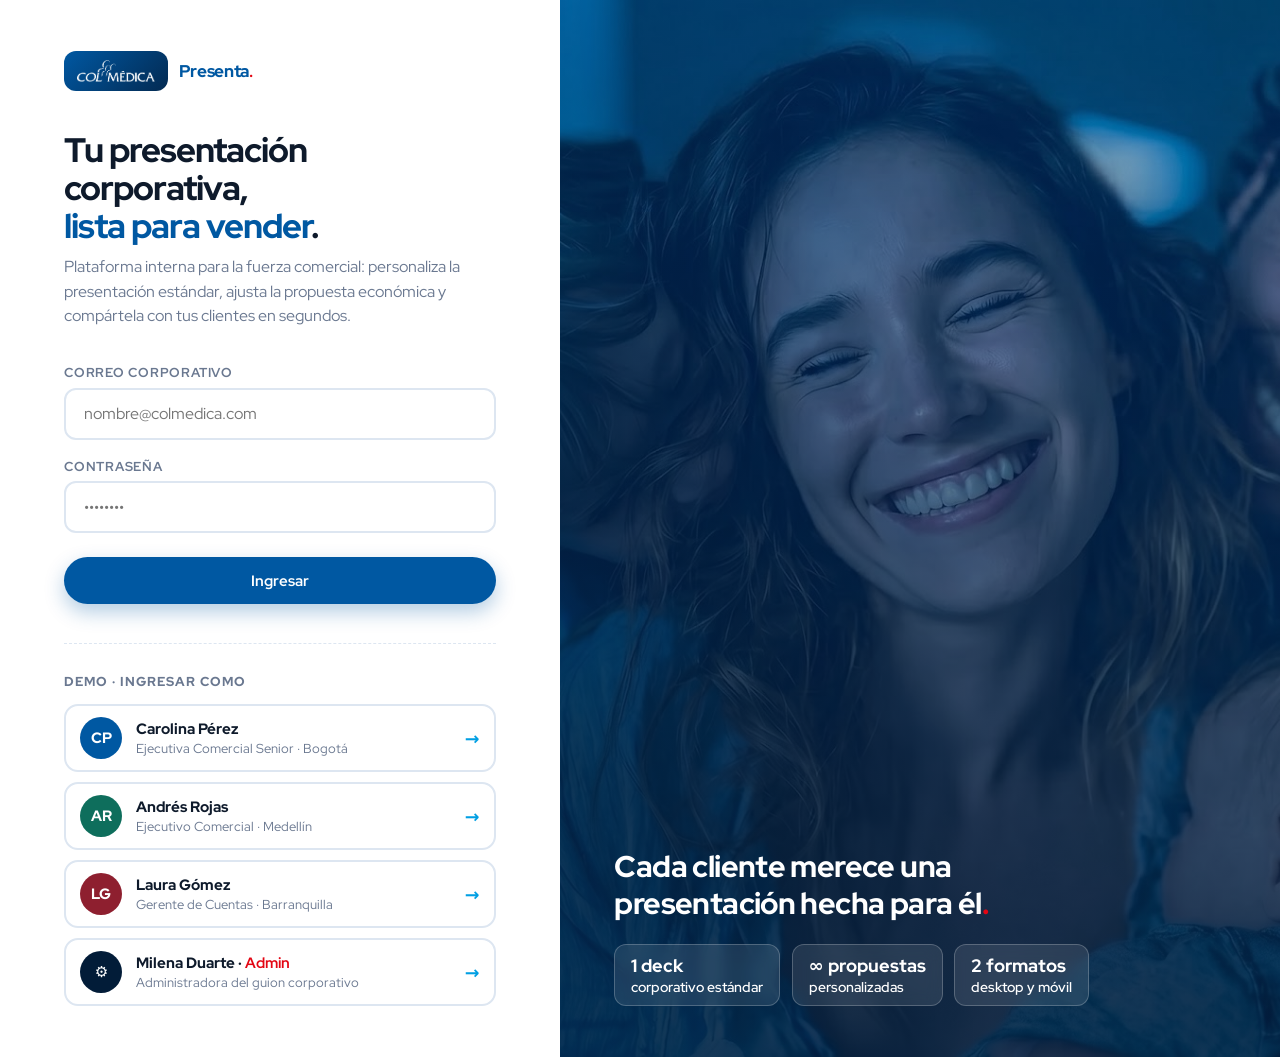
<file: index.html>
<!DOCTYPE html>
<html lang="es">
<head>
<meta charset="UTF-8">
<meta name="viewport" content="width=device-width, initial-scale=1.0">
<title>Colmédica Presenta · Acceso comercial</title>
<meta name="description" content="Plataforma interna de presentaciones comerciales de Colmédica: personaliza la presentación corporativa y compártela con tus clientes.">
<meta property="og:type" content="website">
<meta property="og:site_name" content="Colmédica Presenta">
<meta property="og:title" content="Colmédica Presenta · Plataforma de presentaciones comerciales">
<meta property="og:description" content="Personaliza la presentación corporativa 2026 y compártela con tus clientes en segundos.">
<meta property="og:image" content="https://wearedatalab.github.io/colmedica-presentaciones/img/og-propuesta.jpg">
<meta property="og:image:width" content="1200">
<meta property="og:image:height" content="630">
<meta name="twitter:card" content="summary_large_image">
<link rel="preconnect" href="https://fonts.googleapis.com">
<link rel="preconnect" href="https://fonts.gstatic.com" crossorigin>
<link href="https://fonts.googleapis.com/css2?family=Red+Hat+Display:ital,wght@0,300..900;1,300..900&display=swap" rel="stylesheet">
<link rel="stylesheet" href="css/app.css">
</head>
<body>

<div class="login-grid">

  <div class="login-form-lado">
    <div class="marca">
      <div class="marca-placa"><img src="img/colmedica-logo-white.png" alt="Colmédica"></div>
      <span class="marca-sufijo">Presenta<b>.</b></span>
    </div>

    <h1 class="login-titulo">Tu presentación corporativa,<br><em>lista para vender</em>.</h1>
    <p class="login-sub">Plataforma interna para la fuerza comercial: personaliza la presentación estándar, ajusta la propuesta económica y compártela con tus clientes en segundos.</p>

    <form id="form-login" autocomplete="off">
      <div class="campo">
        <label for="lg-email">Correo corporativo</label>
        <input id="lg-email" type="email" placeholder="nombre@colmedica.com">
      </div>
      <div class="campo">
        <label for="lg-clave">Contraseña</label>
        <input id="lg-clave" type="password" placeholder="••••••••">
      </div>
      <button type="submit" class="btn btn-azul" style="width:100%;margin-top:.4rem">Ingresar</button>
    </form>

    <div class="login-demo">
      <div class="login-demo-titulo">Demo · ingresar como</div>
      <div class="login-demo-chips" id="demo-chips"></div>
    </div>
  </div>

  <div class="login-visual">
    <img class="fondo" src="img/ppt/image1.jpeg" alt="">
    <div class="velo"></div>
    <div class="contenido">
      <div class="frase">Cada cliente merece una presentación hecha para él<span class="punto">.</span></div>
      <div class="mini-stats">
        <div class="mini-stat"><b>1 deck</b> corporativo estándar</div>
        <div class="mini-stat"><b>∞ propuestas</b> personalizadas</div>
        <div class="mini-stat"><b>2 formatos</b> desktop y móvil</div>
      </div>
    </div>
  </div>

</div>

<div class="toast" id="toast"></div>

<script src="js/data.js"></script>
<script>
  const chips = document.getElementById('demo-chips');
  CMP.COMERCIALES.concat([CMP.ADMIN]).forEach(c => {
    const esAdmin = c.rol === 'admin';
    const b = document.createElement('button');
    b.type = 'button';
    b.className = 'chip-usuario';
    b.innerHTML = `
      <span class="avatar" style="background:${c.color}">${esAdmin ? '⚙️' : c.ini}</span>
      <span class="info"><span class="n">${c.nombre}${esAdmin ? ' · <b style="color:var(--rojo)">Admin</b>' : ''}</span><br><span class="c">${c.cargo}${esAdmin ? '' : ' · ' + c.ciudad}</span></span>
      <span class="flecha">→</span>`;
    b.addEventListener('click', () => entrar(c.id));
    chips.appendChild(b);
  });

  function entrar(id) {
    CMP.setSesion(id);
    location.href = id === 'admin' ? 'admin.html' : 'panel.html';
  }

  document.getElementById('form-login').addEventListener('submit', (e) => {
    e.preventDefault();
    entrar(CMP.COMERCIALES[0].id); // demo: cualquier credencial entra como Carolina
  });
</script>
</body>
</html>
</file>
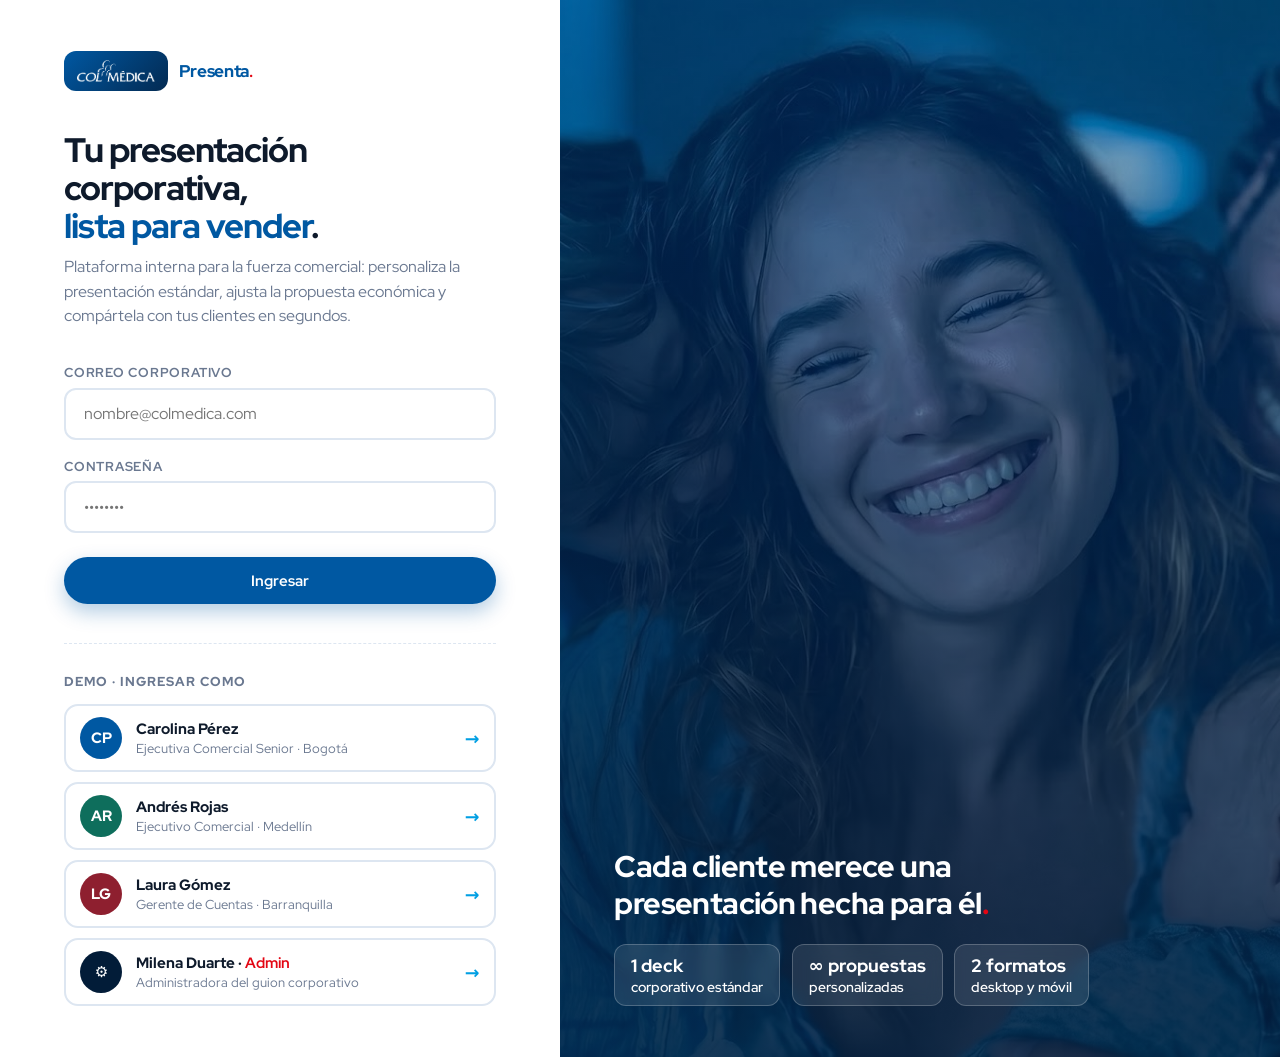
<file: admin.html>
<!DOCTYPE html>
<html lang="es">
<head>
<meta charset="UTF-8">
<meta name="viewport" content="width=device-width, initial-scale=1.0">
<title>Colmédica Presenta · Administración del guion</title>
<link rel="preconnect" href="https://fonts.googleapis.com">
<link rel="preconnect" href="https://fonts.gstatic.com" crossorigin>
<link href="https://fonts.googleapis.com/css2?family=Red+Hat+Display:ital,wght@0,300..900;1,300..900&display=swap" rel="stylesheet">
<link rel="stylesheet" href="css/app.css">
</head>
<body>

<header class="topbar">
  <div class="topbar-inner">
    <a class="marca" href="admin.html">
      <div class="marca-placa"><img src="img/colmedica-logo-white.png" alt="Colmédica"></div>
      <span class="marca-sufijo">Presenta<b>.</b> <span style="font-weight:600;color:var(--muted);font-size:.85rem">/ Admin</span></span>
    </a>
    <div class="usuario">
      <div class="datos">
        <div class="n" id="u-nombre">—</div>
        <div class="c" id="u-cargo">—</div>
      </div>
      <span class="avatar" id="u-avatar">⚙️</span>
      <button class="btn btn-fantasma btn-sm" id="btn-salir">Salir</button>
    </div>
  </div>
</header>

<main class="contenedor">

  <div class="saludo-fila">
    <div class="saludo">
      <h1>Guion <em>corporativo</em> ⚙️</h1>
      <p>Administra las versiones HTML de los slides estándar. Lo que publiques aquí es lo que verán todos los comerciales y sus clientes.</p>
    </div>
    <a class="btn btn-azul" href="p.html?m=desktop" target="_blank">▶ Vista previa del guion</a>
  </div>

  <div class="kpis" id="kpis-admin"></div>

  <div class="seccion-titulo">
    <h2>Slides del guion</h2>
  </div>
  <div class="slides-lista" id="admin-slides"></div>

</main>

<div class="pie-demo">Prototipo conceptual · <b>Colmédica Presenta</b> · Los valores y cifras son de demostración · Vigilado Supersalud</div>

<div class="toast" id="toast"></div>

<script src="js/vendor/lz-string.min.js"></script>
<script src="js/data.js"></script>
<script src="js/admin.js"></script>
</body>
</html>
</file>
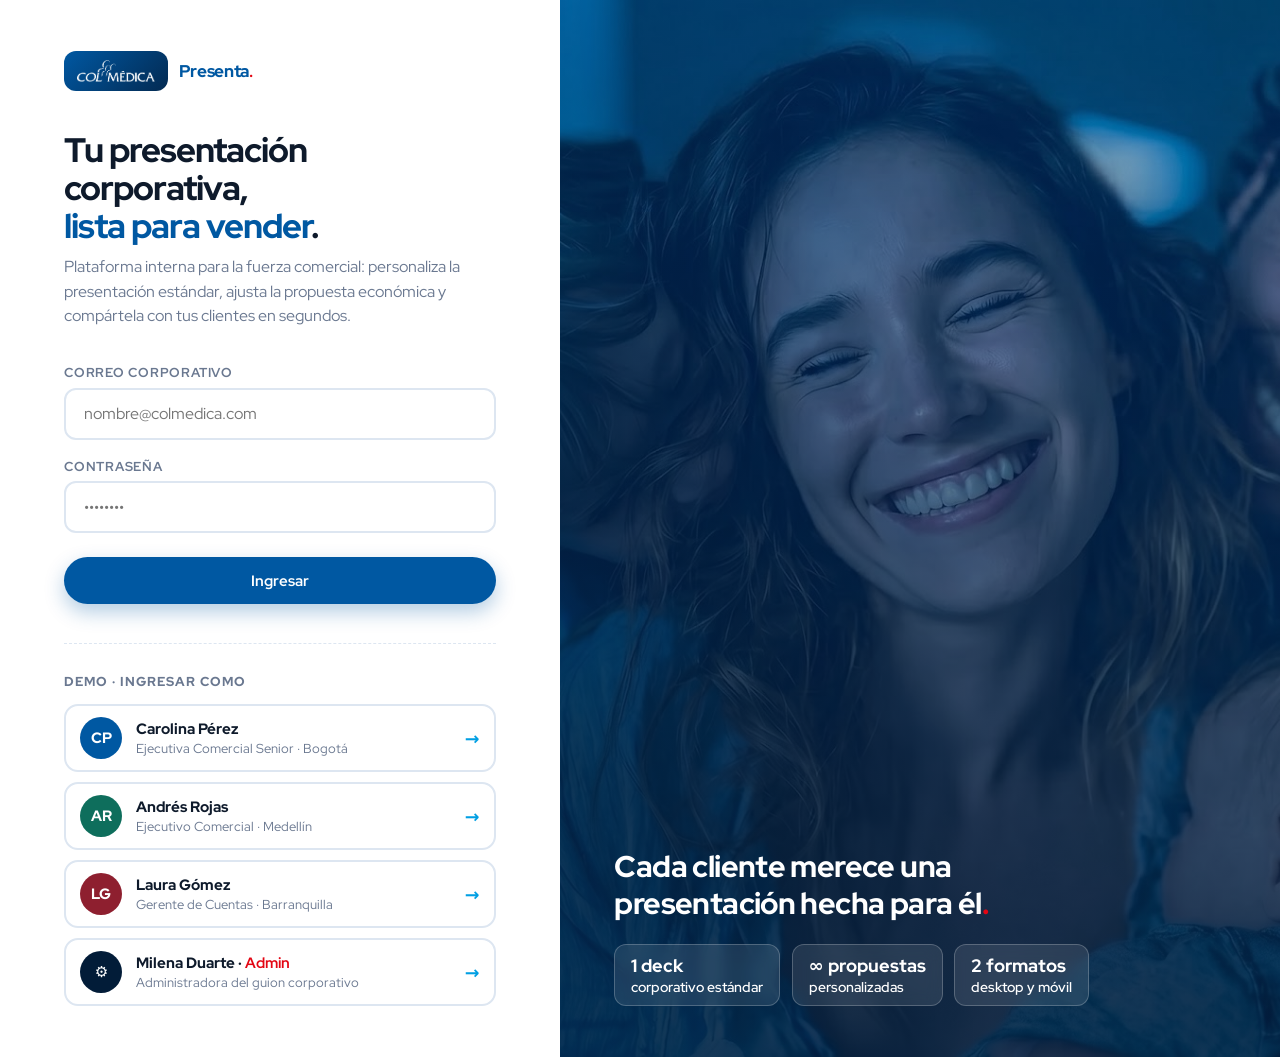
<file: editor.html>
<!DOCTYPE html>
<html lang="es">
<head>
<meta charset="UTF-8">
<meta name="viewport" content="width=device-width, initial-scale=1.0">
<title>Colmédica Presenta · Editor de slide</title>
<link rel="preconnect" href="https://fonts.googleapis.com">
<link rel="preconnect" href="https://fonts.gstatic.com" crossorigin>
<link href="https://fonts.googleapis.com/css2?family=Red+Hat+Display:ital,wght@0,300..900;1,300..900&display=swap" rel="stylesheet">
<link rel="stylesheet" href="css/app.css">
</head>
<body>

<div class="ed-page" data-modo-editor="visual">

  <!-- ===== BARRA SUPERIOR ===== -->
  <header class="ed-top">
    <a class="ed-volver" href="admin.html" title="Volver">←</a>
    <div class="ed-titulo">
      <span class="ed-ico" id="ed-icono">🖥️</span>
      <span id="ed-nombre">Editar slide</span>
    </div>

    <div class="tabs-editor">
      <button class="tab-btn activo" data-tab="deck">🖥️ Desktop</button>
      <button class="tab-btn" data-tab="story">📱 Móvil</button>
    </div>
    <div class="tabs-editor">
      <button class="tab-btn modo-btn activo" data-modo="visual">🎨 Visual</button>
      <button class="tab-btn modo-btn" data-modo="codigo">&lt;/&gt; Código</button>
    </div>

    <div class="ed-top-der">
      <button class="btn btn-linea btn-sm" id="ev-deshacer" disabled>↩️ Deshacer</button>
      <a class="btn btn-fantasma btn-sm" href="admin.html">Cancelar</a>
      <button class="btn btn-azul btn-sm" id="ms-guardar">Publicar nueva versión</button>
    </div>
  </header>

  <div class="ed-body">

    <!-- ===== MODO VISUAL ===== -->
    <div class="ed-visual" id="ed-visual">

      <!-- Panel izquierdo: Insertar -->
      <aside class="ed-left">
        <div class="ed-sec-tit">Insertar</div>
        <div class="ed-grupo">
          <div class="ed-grupo-tit">Texto</div>
          <button class="ed-tool" data-el="titulo"><span>🅣</span> Título grande</button>
          <button class="ed-tool" data-el="subtitulo"><span>🅢</span> Subtítulo</button>
          <button class="ed-tool" data-el="parrafo"><span>¶</span> Párrafo</button>
        </div>
        <div class="ed-grupo">
          <div class="ed-grupo-tit">Elementos</div>
          <button class="ed-tool" data-el="pill"><span>🔴</span> Pastilla</button>
          <button class="ed-tool" data-el="tarjeta"><span>▢</span> Tarjeta</button>
          <button class="ed-tool" data-el="cifra"><span>#️⃣</span> Cifra destacada</button>
          <button class="ed-tool" data-el="icono"><span>😊</span> Ícono / emoji</button>
        </div>
        <div class="ed-grupo">
          <div class="ed-grupo-tit">Medios y datos</div>
          <button class="ed-tool" data-el="imagen"><span>🖼️</span> Imagen</button>
          <button class="ed-tool" data-el="variable"><span>{ }</span> Variable de cliente</button>
        </div>
        <div class="ed-grupo">
          <div class="ed-grupo-tit">Slide</div>
          <button class="ed-tool" id="ev-fondo"><span>🌅</span> Cambiar fondo</button>
          <button class="ed-tool" id="ev-blanco"><span>▢</span> Slide en blanco</button>
          <button class="ed-tool" id="ms-original"><span>↺</span> Volver al original</button>
        </div>
      </aside>

      <!-- Centro: lienzo -->
      <main class="ed-center">
        <div class="ed-lienzo">
          <iframe id="ev-canvas" class="ev-canvas deck" title="Editor visual del slide"></iframe>
        </div>
        <div class="ed-hint">Haz <b>clic</b> para seleccionar un elemento · <b>doble clic</b> para editar su texto · <b>arrástralo</b> para moverlo · usa la <b>esquina</b> para cambiar su tamaño</div>
      </main>

      <!-- Panel derecho: propiedades -->
      <aside class="ed-right" id="ed-panel">
        <!-- se llena dinámicamente -->
      </aside>

    </div>

    <!-- ===== MODO CÓDIGO ===== -->
    <div class="ed-codigo" id="ed-codigo" style="display:none">
      <div class="ed-cod-lado">
        <div class="editor-html-etq"><span>HTML del slide <b id="ms-tab-nombre">· versión desktop</b></span></div>
        <textarea id="ms-codigo" class="code-editor" spellcheck="false" wrap="off"></textarea>
        <div class="tokens-etq">Variables disponibles — clic para insertar</div>
        <div class="token-chips" id="ms-tokens"></div>
      </div>
      <div class="ed-cod-lado">
        <div class="previa-etiqueta">Vista previa en vivo · datos de ejemplo</div>
        <iframe id="ms-previa-deck" class="previa-iframe" title="Vista previa desktop"></iframe>
        <iframe id="ms-previa-story" class="previa-iframe movil" title="Vista previa móvil" style="display:none"></iframe>
      </div>
    </div>

  </div>
</div>

<!-- galería -->
<div class="modal-fondo" id="modal-galeria">
  <div class="modal" style="width:min(860px,100%)">
    <div class="modal-cab">
      <h3>Elige una imagen</h3>
      <button class="modal-cerrar" data-cerrar-galeria>✕</button>
    </div>
    <div class="modal-cuerpo">
      <div class="galeria-grid" id="galeria-grid"></div>
    </div>
  </div>
</div>

<!-- menú de variables -->
<div class="ev-menu" id="ev-var-menu"></div>

<div class="toast" id="toast"></div>

<script src="js/vendor/lz-string.min.js"></script>
<script src="js/data.js"></script>
<script src="js/editor.js"></script>
</body>
</html>
</file>
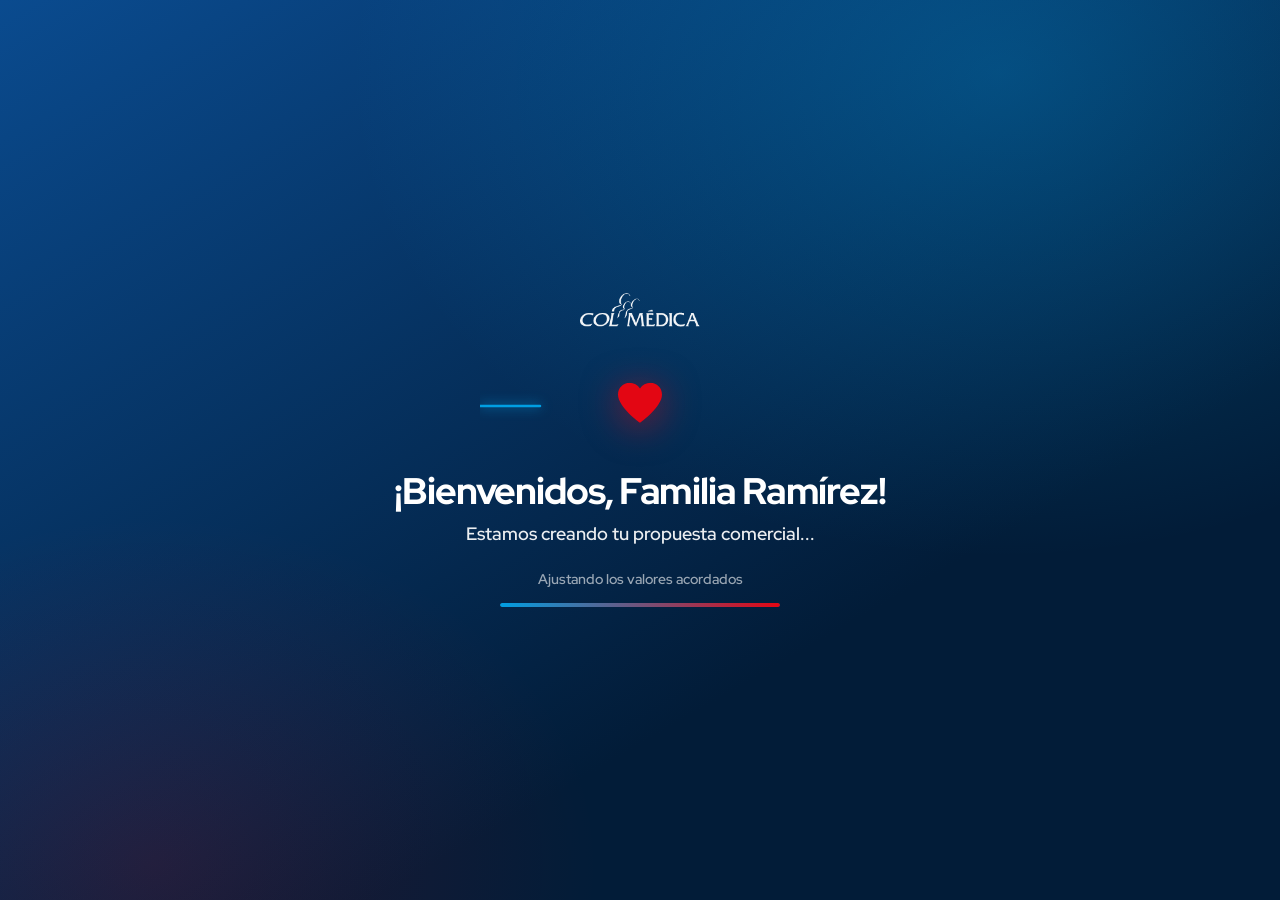
<file: p.html>
<!DOCTYPE html>
<html lang="es">
<head>
<meta charset="UTF-8">
<meta name="viewport" content="width=device-width, initial-scale=1.0, viewport-fit=cover">
<title>Colmédica · Tu propuesta</title>
<meta name="theme-color" content="#021c38">
<meta name="description" content="Tu propuesta comercial Colmédica está lista: tu plan, tus coberturas y los valores acordados, preparados especialmente para ti.">

<!-- Vista previa al compartir (WhatsApp / redes) -->
<meta property="og:type" content="website">
<meta property="og:site_name" content="Colmédica · te queremos bien">
<meta property="og:title" content="Tu propuesta comercial Colmédica está lista">
<meta property="og:description" content="Preparada especialmente para ti, con tu plan y los valores que acordamos. Toca para verla.">
<meta property="og:image" content="https://wearedatalab.github.io/colmedica-presentaciones/img/og-propuesta.jpg">
<meta property="og:image:width" content="1200">
<meta property="og:image:height" content="630">
<meta property="og:image:type" content="image/jpeg">
<meta property="og:locale" content="es_CO">
<meta name="twitter:card" content="summary_large_image">
<meta name="twitter:title" content="Tu propuesta comercial Colmédica está lista">
<meta name="twitter:description" content="Preparada especialmente para ti, con tu plan y los valores que acordamos. Toca para verla.">
<meta name="twitter:image" content="https://wearedatalab.github.io/colmedica-presentaciones/img/og-propuesta.jpg">
<link rel="preconnect" href="https://fonts.googleapis.com">
<link rel="preconnect" href="https://fonts.gstatic.com" crossorigin>
<link href="https://fonts.googleapis.com/css2?family=Red+Hat+Display:ital,wght@0,300..900;1,300..900&display=swap" rel="stylesheet" crossorigin="anonymous">
<link rel="stylesheet" href="css/deck.css">
</head>
<body data-modo="desktop">

<!-- Pantalla de bienvenida / creando propuesta -->
<div class="carga" id="carga">
  <div class="carga-inner">
    <img class="carga-logo" src="img/colmedica-logo-white.png" alt="Colmédica">
    <div class="carga-latido">
      <svg class="carga-ecg" viewBox="0 0 320 60" fill="none" aria-hidden="true">
        <path class="ecg-linea" d="M0 30 H98 L110 30 118 10 128 50 136 22 142 30 H222 L232 30 240 16 248 44 254 30 H320"/>
      </svg>
      <svg class="carga-corazon" viewBox="0 0 32 29" aria-hidden="true">
        <path d="M23.6 0c-3.1 0-5.9 1.6-7.6 4.1C14.3 1.6 11.5 0 8.4 0 3.8 0 0 3.8 0 8.4c0 9.3 16 20.6 16 20.6s16-11.3 16-20.6C32 3.8 28.2 0 23.6 0z"/>
      </svg>
    </div>
    <h1 class="carga-titulo">¡Bienvenido<span id="carga-nombre"></span>!</h1>
    <p class="carga-sub">Estamos creando tu propuesta comercial<span class="carga-puntos"><span>.</span><span>.</span><span>.</span></span></p>
    <p class="carga-detalle" id="carga-detalle">Personalizando tu plan</p>
    <div class="carga-barra"><span></span></div>
  </div>
</div>

<!-- Deck desktop -->
<div class="deck-escenario">
  <div class="deck-marco" id="deck-marco">
    <div class="deck-progreso"><span class="relleno" id="prog-relleno"></span></div>
    <div class="deck-pie">
      <div class="puntos" id="puntos"></div>
    </div>
    <span class="contador-slides" id="contador">01 / 10</span>
  </div>
</div>

<!-- Historias móvil -->
<div class="historias" id="historias"></div>

<!-- Toggle demo desktop/móvil + exportar PDF + ayuda -->
<button class="modo-toggle" id="modo-toggle">📱 Ver versión móvil</button>
<button class="modo-toggle pdf-btn" id="btn-pdf" title="Descargar la presentación como archivo PDF">📄 Descargar PDF</button>
<button class="btn-ayuda" id="btn-ayuda" title="¿Cómo navegar la presentación?" aria-label="Cómo navegar">?</button>

<script src="js/vendor/lz-string.min.js"></script>
<script src="js/data.js"></script>
<script src="js/deck.js"></script>
</body>
</html>
</file>
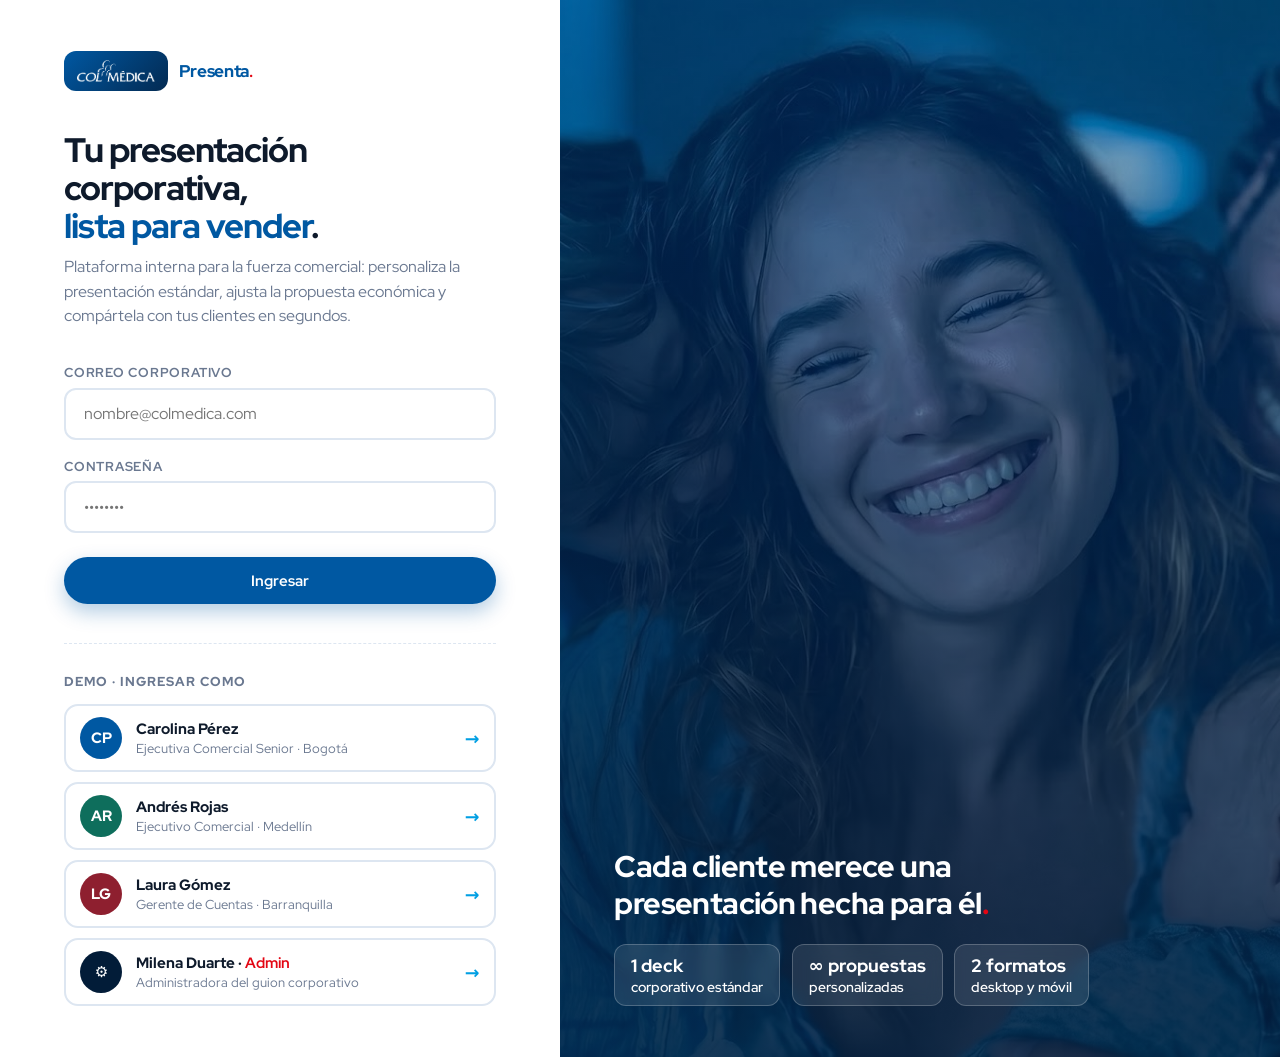
<file: panel.html>
<!DOCTYPE html>
<html lang="es">
<head>
<meta charset="UTF-8">
<meta name="viewport" content="width=device-width, initial-scale=1.0">
<title>Colmédica Presenta · Mis presentaciones</title>
<link rel="preconnect" href="https://fonts.googleapis.com">
<link rel="preconnect" href="https://fonts.gstatic.com" crossorigin>
<link href="https://fonts.googleapis.com/css2?family=Red+Hat+Display:ital,wght@0,300..900;1,300..900&display=swap" rel="stylesheet">
<link rel="stylesheet" href="css/app.css">
</head>
<body>

<header class="topbar">
  <div class="topbar-inner">
    <a class="marca" href="panel.html">
      <div class="marca-placa"><img src="img/colmedica-logo-white.png" alt="Colmédica"></div>
      <span class="marca-sufijo">Presenta<b>.</b></span>
    </a>
    <div class="usuario">
      <div class="datos">
        <div class="n" id="u-nombre">—</div>
        <div class="c" id="u-cargo">—</div>
      </div>
      <span class="avatar" id="u-avatar">·</span>
      <button class="btn btn-fantasma btn-sm" id="btn-salir">Salir</button>
    </div>
  </div>
</header>

<main class="contenedor">

  <div class="saludo-fila">
    <div class="saludo">
      <h1>Hola, <em id="s-nombre">—</em> 👋</h1>
      <p>Personaliza la presentación corporativa 2026 y compártela con tus clientes.</p>
    </div>
    <button class="btn btn-rojo" id="btn-nueva">+ Nueva presentación</button>
  </div>

  <div class="kpis" id="kpis"></div>

  <div class="seccion-titulo">
    <h2>Mis presentaciones</h2>
  </div>
  <div class="pres-lista" id="pres-lista"></div>

</main>

<div class="pie-demo">Prototipo conceptual · <b>Colmédica Presenta</b> · Los valores y cifras son de demostración · Vigilado Supersalud</div>

<!-- ============ WIZARD NUEVA / EDITAR ============ -->
<div class="modal-fondo" id="modal-wizard">
  <div class="modal">
    <div class="modal-cab">
      <h3 id="wz-titulo">Nueva presentación</h3>
      <div class="pasos">
        <div class="paso-punto" data-paso="1"><span class="num">1</span><span class="txt">Cliente y plan</span></div>
        <div class="paso-punto" data-paso="2"><span class="num">2</span><span class="txt">Tu slide de resumen</span></div>
      </div>
      <button class="modal-cerrar" data-cerrar>✕</button>
    </div>

    <div class="modal-cuerpo">

      <!-- PASO 1 -->
      <div class="paso-panel" data-panel="1">
        <div class="form-grid">
          <div class="campo">
            <label for="f-tratamiento">Tratamiento</label>
            <select id="f-tratamiento">
              <option>Familia</option><option>Sr.</option><option>Sra.</option><option>Dr.</option><option>Dra.</option><option>Empresa</option>
            </select>
          </div>
          <div class="campo">
            <label for="f-cliente">Nombre del cliente *</label>
            <input id="f-cliente" type="text" maxlength="48" placeholder="Ej: Familia Ramírez">
          </div>
          <div class="campo">
            <label for="f-ciudad">Ciudad</label>
            <select id="f-ciudad">
              <option>Bogotá</option><option>Chía</option><option>Medellín</option><option>Cali</option>
              <option>Barranquilla</option><option>Cartagena</option><option>Bucaramanga</option><option>Pereira</option><option>Otra</option>
            </select>
          </div>
          <div class="campo">
            <label for="f-vigencia">La propuesta vence el</label>
            <input id="f-vigencia" type="date">
          </div>
          <div class="ancho">
            <label style="display:block;font-size:.8rem;font-weight:700;color:var(--muted);text-transform:uppercase;letter-spacing:.06em;margin-bottom:.4rem">Plan recomendado *</label>
            <div class="planes-grid" id="f-planes"></div>
          </div>
        </div>
      </div>

      <!-- PASO 2: slide de libre uso del comercial -->
      <div class="paso-panel" data-panel="2">
        <p style="color:var(--muted);font-size:.9rem;margin-bottom:1.2rem">
          Este es <b style="color:var(--rojo)">tu slide de libre uso</b>: el resumen de lo que cotizaste con el cliente.
          El resto del guion corporativo (slides estándar) lo administra el equipo de mercadeo y se incluye automáticamente.
        </p>
        <div class="editor-grid">
          <div>
            <label style="display:block;font-size:.8rem;font-weight:700;color:var(--muted);text-transform:uppercase;letter-spacing:.06em;margin-bottom:.5rem">Beneficiarios y valores acordados</label>
            <div class="bens-cabecera"><span>Nombre</span><span>Edad</span><span>Valor mensual</span><span></span></div>
            <div class="bens-tabla" id="f-bens"></div>
            <button class="btn btn-linea btn-sm" id="btn-add-ben" type="button">+ Agregar beneficiario</button>

            <div class="form-grid" style="margin-top:1.4rem">
              <div class="campo">
                <label for="f-desc">% descuento por pago anual</label>
                <input id="f-desc" type="number" min="0" max="30" value="8">
              </div>
            </div>

            <div style="margin-top:.6rem">
              <label style="display:block;font-size:.8rem;font-weight:700;color:var(--muted);text-transform:uppercase;letter-spacing:.06em;margin-bottom:.4rem">Notas del asesor (aparecen en el slide)</label>
              <div class="editor-toolbar">
                <button class="tb-btn" type="button" data-cmd="bold"><b>B</b></button>
                <button class="tb-btn" type="button" data-cmd="italic"><i>I</i></button>
                <button class="tb-btn" type="button" data-cmd="insertUnorderedList">•≡</button>
              </div>
              <div class="notas-editor" id="f-notas" contenteditable="true" data-placeholder="Ej: incluye continuidad de antigüedad…"></div>
            </div>
          </div>

          <div class="previa-marco">
            <div class="previa-etiqueta">Vista previa en vivo · así verá el cliente este slide</div>
            <div class="previa-slide" id="previa-slide"></div>
          </div>
        </div>
      </div>

    </div>

    <div class="modal-pie">
      <button class="btn btn-fantasma" id="wz-atras">← Atrás</button>
      <div style="display:flex;gap:.7rem">
        <button class="btn btn-linea" id="wz-borrador">Guardar borrador</button>
        <button class="btn btn-azul" id="wz-sig">Siguiente →</button>
      </div>
    </div>
  </div>
</div>

<!-- ============ MODAL PUBLICAR / COMPARTIR ============ -->
<div class="modal-fondo" id="modal-publicar">
  <div class="modal" style="width:min(760px,100%)">
    <div class="modal-cab">
      <h3>Publicar presentación</h3>
      <button class="modal-cerrar" data-cerrar>✕</button>
    </div>
    <div class="modal-cuerpo">

      <div class="publicar-centro" id="fase-ia">
        <div class="titulo-ia">Optimizando tu presentación con IA ✨</div>
        <p class="sub-ia">Estamos preparando cada slide en dos formatos: <b>desktop (16:9)</b> y una versión <b>móvil (9:16)</b> con imágenes reencuadradas por <b>fal.ai</b>, para que se vea perfecta en cualquier pantalla.</p>
        <div class="ia-lista" id="ia-lista"></div>
        <div class="ia-pie">Motor de imágenes: <b>FLUX vía fal.ai</b> · Formatos generados una sola vez por presentación</div>
      </div>

      <div class="compartir-panel" id="fase-compartir">
        <div class="publicar-centro">
          <div class="titulo-ia">¡Lista para compartir! 🎉</div>
          <p class="sub-ia">Tu cliente abrirá este link desde cualquier dispositivo: en computador verá el deck panorámico y en celular la versión historias optimizada.</p>
        </div>
        <div class="link-caja">
          <input id="link-final" readonly value="">
          <button class="btn btn-azul btn-sm" id="btn-copiar">Copiar</button>
        </div>
        <div class="compartir-botones">
          <a class="btn btn-vital btn-sm" id="btn-ver-desktop" target="_blank">🖥️ Ver como desktop</a>
          <a class="btn btn-vital btn-sm" id="btn-ver-movil" target="_blank">📱 Ver como móvil</a>
          <a class="btn btn-rojo btn-sm" id="btn-whatsapp" target="_blank">Enviar por WhatsApp</a>
        </div>
      </div>

    </div>
  </div>
</div>

<div class="toast" id="toast"></div>

<script src="js/vendor/lz-string.min.js"></script>
<script src="js/data.js"></script>
<script src="js/app.js"></script>
</body>
</html>
</file>
<file: css/app.css>
/* ============================================================
   Colmédica Presenta — plataforma comercial (login + panel)
   ============================================================ */

:root{
  --azul:#0058A2;          /* Azul Serenidad */
  --azul-vital:#009FE3;    /* Azul Vital */
  --rojo:#E30613;          /* Rojo Bienestar */
  --azul-noche:#032a52;
  --azul-tinta:#021c38;
  --ink:#0e1a2b;
  --muted:#6a7890;
  --line:#dde6f1;
  --soft:#e8f3fc;
  --bg:#f4f9fd;
  --blanco:#fff;
  --ok:#0e9f6e;
  --sombra:0 10px 30px rgba(3,42,82,.10);
  --sombra-hover:0 16px 40px rgba(3,42,82,.16);
  --r:16px;
}

*{margin:0;padding:0;box-sizing:border-box}
html{-webkit-text-size-adjust:100%}
body{
  font-family:'Red Hat Display',system-ui,-apple-system,sans-serif;
  background:var(--bg);color:var(--ink);
  -webkit-font-smoothing:antialiased;min-height:100vh;
}
img{max-width:100%;display:block}
button{font-family:inherit;cursor:pointer;border:none;background:none;color:inherit}
input,select,textarea{font-family:inherit;font-size:1rem;color:var(--ink)}
a{color:inherit;text-decoration:none}
::selection{background:var(--azul-vital);color:#fff}

/* ---------- Botones ---------- */
.btn{
  display:inline-flex;align-items:center;justify-content:center;gap:.55rem;
  padding:.85rem 1.6rem;border-radius:999px;font-weight:700;font-size:.95rem;
  transition:transform .18s ease, box-shadow .18s ease, background .18s ease;
  white-space:nowrap;
}
.btn:active{transform:scale(.97)}
.btn-azul{background:var(--azul);color:#fff;box-shadow:0 8px 20px rgba(0,88,162,.30)}
.btn-azul:hover{background:#00467f;box-shadow:0 12px 26px rgba(0,88,162,.40);transform:translateY(-2px)}
.btn-vital{background:var(--azul-vital);color:#fff;box-shadow:0 8px 20px rgba(0,159,227,.30)}
.btn-vital:hover{background:#0089c4;transform:translateY(-2px)}
.btn-rojo{background:var(--rojo);color:#fff;box-shadow:0 8px 20px rgba(227,6,19,.25)}
.btn-rojo:hover{background:#c00511;transform:translateY(-2px)}
.btn-linea{border:2px solid var(--line);background:#fff;color:var(--azul)}
.btn-linea:hover{border-color:var(--azul);transform:translateY(-2px)}
.btn-fantasma{color:var(--muted);padding:.6rem 1rem}
.btn-fantasma:hover{color:var(--azul)}
.btn-sm{padding:.5rem 1rem;font-size:.85rem}
.btn-xs{padding:.35rem .8rem;font-size:.78rem}
.btn[disabled]{opacity:.45;pointer-events:none}

/* ---------- Marca ---------- */
.marca{display:inline-flex;align-items:center;gap:.7rem}
.marca-placa{
  background:linear-gradient(135deg,var(--azul),var(--azul-noche));
  border-radius:12px;padding:.55rem .8rem;display:flex;align-items:center;
}
.marca-placa img{height:22px;width:auto}
.marca-sufijo{font-weight:800;font-size:1.05rem;color:var(--azul);letter-spacing:-.02em}
.marca-sufijo b{color:var(--rojo)}

/* ============================================================
   LOGIN
   ============================================================ */
.login-grid{display:grid;grid-template-columns:minmax(420px,560px) 1fr;min-height:100vh}
@media (max-width:900px){.login-grid{grid-template-columns:1fr}.login-visual{display:none}}

.login-form-lado{
  display:flex;flex-direction:column;justify-content:center;
  padding:3.2rem 4rem;background:#fff;position:relative;z-index:2;
}
@media (max-width:900px){.login-form-lado{padding:2.2rem 1.6rem}}
.login-form-lado .marca{margin-bottom:2.6rem}
.login-titulo{font-size:2.1rem;font-weight:800;letter-spacing:-.03em;line-height:1.12;margin-bottom:.6rem}
.login-titulo em{font-style:normal;color:var(--azul)}
.login-sub{color:var(--muted);font-size:1rem;line-height:1.55;margin-bottom:2.2rem;max-width:40ch}

.campo{margin-bottom:1.1rem}
.campo label{display:block;font-size:.8rem;font-weight:700;color:var(--muted);text-transform:uppercase;letter-spacing:.06em;margin-bottom:.4rem}
.campo input,.campo select,.campo textarea{
  width:100%;padding:.85rem 1.1rem;border:2px solid var(--line);border-radius:12px;
  background:#fff;transition:border-color .15s ease, box-shadow .15s ease;
}
.campo input:focus,.campo select:focus,.campo textarea:focus{outline:none;border-color:var(--azul-vital);box-shadow:0 0 0 4px rgba(0,159,227,.12)}

.login-demo{margin-top:2.4rem;padding-top:1.8rem;border-top:1px dashed var(--line)}
.login-demo-titulo{font-size:.8rem;font-weight:800;text-transform:uppercase;letter-spacing:.08em;color:var(--muted);margin-bottom:.9rem}
.login-demo-chips{display:flex;flex-direction:column;gap:.6rem}
.chip-usuario{
  display:flex;align-items:center;gap:.85rem;padding:.7rem .9rem;border-radius:14px;
  border:2px solid var(--line);background:#fff;text-align:left;width:100%;
  transition:border-color .15s ease, transform .15s ease, box-shadow .15s ease;
}
.chip-usuario:hover{border-color:var(--azul-vital);transform:translateY(-2px);box-shadow:var(--sombra)}
.avatar{
  width:42px;height:42px;border-radius:50%;display:grid;place-items:center;flex:none;
  color:#fff;font-weight:800;font-size:.95rem;letter-spacing:.02em;
}
.chip-usuario .info{flex:1;min-width:0}
.chip-usuario .n{font-weight:800;font-size:.95rem}
.chip-usuario .c{font-size:.8rem;color:var(--muted)}
.chip-usuario .flecha{color:var(--azul-vital);font-weight:800;font-size:1.1rem;transition:transform .15s ease}
.chip-usuario:hover .flecha{transform:translateX(4px)}

.login-visual{position:relative;overflow:hidden;background:var(--azul-noche)}
.login-visual img.fondo{position:absolute;inset:0;width:100%;height:100%;object-fit:cover;opacity:.85;animation:kenburns 24s ease-in-out infinite alternate}
@keyframes kenburns{from{transform:scale(1)}to{transform:scale(1.09)}}
.login-visual .velo{position:absolute;inset:0;background:linear-gradient(200deg,rgba(0,88,162,.25) 0%,rgba(2,28,56,.82) 78%)}
.login-visual .contenido{
  position:absolute;left:3.4rem;right:3.4rem;bottom:3.2rem;color:#fff;z-index:2;
}
.login-visual .frase{font-size:1.9rem;font-weight:800;letter-spacing:-.02em;line-height:1.2;max-width:20ch;margin-bottom:1.4rem}
.login-visual .frase .punto{color:var(--rojo)}
.login-visual .mini-stats{display:flex;gap:.7rem;flex-wrap:wrap}
.mini-stat{
  background:rgba(255,255,255,.10);border:1px solid rgba(255,255,255,.22);
  backdrop-filter:blur(8px);border-radius:12px;padding:.55rem 1rem;font-size:.85rem;font-weight:600;
  animation:flota 5s ease-in-out infinite;
}
.mini-stat b{display:block;font-size:1.15rem;font-weight:800}
.mini-stat:nth-child(2){animation-delay:1.2s}
.mini-stat:nth-child(3){animation-delay:2.4s}
@keyframes flota{0%,100%{transform:translateY(0)}50%{transform:translateY(-6px)}}

/* ============================================================
   PANEL
   ============================================================ */
.topbar{
  position:sticky;top:0;z-index:50;background:rgba(255,255,255,.92);backdrop-filter:blur(12px);
  border-bottom:1px solid var(--line);
}
.topbar-inner{max-width:1240px;margin:0 auto;padding:.8rem 1.6rem;display:flex;align-items:center;gap:1.2rem}
.topbar .usuario{margin-left:auto;display:flex;align-items:center;gap:.7rem}
.topbar .usuario .datos{text-align:right;line-height:1.15}
.topbar .usuario .datos .n{font-weight:800;font-size:.9rem}
.topbar .usuario .datos .c{font-size:.75rem;color:var(--muted)}
.topbar .avatar{width:38px;height:38px;font-size:.85rem}

.contenedor{max-width:1240px;margin:0 auto;padding:2.2rem 1.6rem 4rem}

.saludo-fila{display:flex;align-items:flex-end;justify-content:space-between;gap:1.5rem;flex-wrap:wrap;margin-bottom:1.8rem}
.saludo h1{font-size:1.9rem;font-weight:800;letter-spacing:-.03em}
.saludo h1 em{font-style:normal;color:var(--azul)}
.saludo p{color:var(--muted);margin-top:.3rem}

.kpis{display:grid;grid-template-columns:repeat(4,1fr);gap:1rem;margin-bottom:2.2rem}
@media (max-width:900px){.kpis{grid-template-columns:repeat(2,1fr)}}
.kpi{
  background:#fff;border:1px solid var(--line);border-radius:var(--r);padding:1.2rem 1.3rem;
  box-shadow:var(--sombra);position:relative;overflow:hidden;
}
.kpi::after{content:'';position:absolute;right:-18px;top:-18px;width:74px;height:74px;border-radius:50%;background:var(--soft)}
.kpi .icono{font-size:1.3rem;position:relative;z-index:1}
.kpi .valor{font-size:2rem;font-weight:800;letter-spacing:-.03em;margin-top:.35rem;position:relative;z-index:1}
.kpi .etiqueta{font-size:.82rem;color:var(--muted);font-weight:600;position:relative;z-index:1}
.kpi.acento{background:linear-gradient(135deg,var(--azul),var(--azul-noche));border:none;color:#fff}
.kpi.acento::after{background:rgba(255,255,255,.12)}
.kpi.acento .etiqueta{color:rgba(255,255,255,.75)}

.seccion-titulo{display:flex;align-items:center;justify-content:space-between;margin-bottom:1.1rem}
.seccion-titulo h2{font-size:1.25rem;font-weight:800;letter-spacing:-.02em}

/* ---------- Lista de presentaciones ---------- */
.pres-lista{display:flex;flex-direction:column;gap:.9rem}
.pres-card{
  background:#fff;border:1px solid var(--line);border-radius:var(--r);padding:1.1rem 1.4rem;
  display:grid;grid-template-columns:auto 1fr auto;gap:1.1rem;align-items:center;
  box-shadow:var(--sombra);transition:box-shadow .18s ease, transform .18s ease;
}
.pres-card:hover{box-shadow:var(--sombra-hover);transform:translateY(-2px)}
.pres-gema{
  width:52px;height:52px;border-radius:14px;display:grid;place-items:center;font-size:1.4rem;color:#fff;flex:none;
}
.pres-datos .nombre{font-weight:800;font-size:1.05rem}
.pres-datos .meta{font-size:.83rem;color:var(--muted);margin-top:.2rem;display:flex;gap:.9rem;flex-wrap:wrap}
.pres-datos .meta b{color:var(--ink)}
.estado{display:inline-flex;align-items:center;gap:.35rem;font-size:.75rem;font-weight:800;padding:.25rem .7rem;border-radius:999px}
.estado::before{content:'';width:7px;height:7px;border-radius:50%;background:currentColor}
.estado-borrador{background:#fef3e2;color:#b45309}
.estado-enviada{background:#e1f0ff;color:var(--azul)}
.estado-vista{background:#dcf5ea;color:var(--ok)}
.pres-acciones{display:flex;gap:.45rem;flex-wrap:wrap;justify-content:flex-end}
.accion{
  width:38px;height:38px;border-radius:11px;display:grid;place-items:center;font-size:1rem;
  border:1.5px solid var(--line);background:#fff;transition:all .15s ease;position:relative;
}
.accion:hover{border-color:var(--azul-vital);background:var(--soft);transform:translateY(-2px)}
.accion[data-tip]:hover::after{
  content:attr(data-tip);position:absolute;bottom:calc(100% + 8px);left:50%;transform:translateX(-50%);
  background:var(--ink);color:#fff;font-size:.7rem;font-weight:700;padding:.3rem .6rem;border-radius:7px;white-space:nowrap;z-index:5;
}
@media (max-width:760px){
  .pres-card{grid-template-columns:auto 1fr}
  .pres-acciones{grid-column:1/-1;justify-content:flex-start}
}

/* ============================================================
   MODALES / WIZARD
   ============================================================ */
.modal-fondo{
  position:fixed;inset:0;background:rgba(2,28,56,.55);backdrop-filter:blur(6px);
  display:none;align-items:center;justify-content:center;z-index:100;padding:1.2rem;
}
.modal-fondo.abierto{display:flex;animation:aparece .2s ease}
@keyframes aparece{from{opacity:0}to{opacity:1}}
.modal{
  background:#fff;border-radius:22px;width:min(1060px,100%);max-height:92vh;overflow:auto;
  box-shadow:0 40px 90px rgba(2,28,56,.35);animation:sube .25s cubic-bezier(.2,.9,.3,1.2);
}
@keyframes sube{from{transform:translateY(26px);opacity:0}to{transform:translateY(0);opacity:1}}
.modal-cab{
  position:sticky;top:0;background:#fff;z-index:5;display:flex;align-items:center;gap:1rem;
  padding:1.3rem 1.8rem 1.1rem;border-bottom:1px solid var(--line);
}
.modal-cab h3{font-size:1.25rem;font-weight:800;letter-spacing:-.02em}
.modal-cerrar{margin-left:auto;width:36px;height:36px;border-radius:50%;background:var(--soft);display:grid;place-items:center;font-size:1rem;font-weight:800;color:var(--azul)}
.modal-cerrar:hover{background:var(--line)}
.modal-cuerpo{padding:1.6rem 1.8rem 2rem}
.modal-pie{
  position:sticky;bottom:0;background:#fff;border-top:1px solid var(--line);
  padding:1rem 1.8rem;display:flex;justify-content:space-between;gap:1rem;z-index:5;
}

/* pasos */
.pasos{display:flex;gap:.5rem;margin-left:1rem}
.paso-punto{display:flex;align-items:center;gap:.45rem;font-size:.8rem;font-weight:700;color:var(--muted)}
.paso-punto .num{width:26px;height:26px;border-radius:50%;display:grid;place-items:center;background:var(--soft);color:var(--azul);font-weight:800;font-size:.8rem}
.paso-punto.activo{color:var(--azul)}
.paso-punto.activo .num{background:var(--azul);color:#fff}
.paso-punto.hecho .num{background:var(--ok);color:#fff}
.paso-punto:not(:last-child)::after{content:'';width:26px;height:2px;background:var(--line);margin-left:.45rem}
@media (max-width:700px){.paso-punto span.txt{display:none}}

.paso-panel{display:none}
.paso-panel.activo{display:block;animation:aparece .25s ease}

.form-grid{display:grid;grid-template-columns:1fr 1fr;gap:1rem 1.4rem}
@media (max-width:700px){.form-grid{grid-template-columns:1fr}}
.form-grid .ancho{grid-column:1/-1}

/* selección de plan */
.planes-grid{display:grid;grid-template-columns:repeat(4,1fr);gap:.8rem;margin-top:.5rem}
@media (max-width:900px){.planes-grid{grid-template-columns:repeat(2,1fr)}}
.plan-opcion{
  border:2px solid var(--line);border-radius:14px;padding:.9rem;cursor:pointer;text-align:left;
  transition:all .15s ease;position:relative;background:#fff;
}
.plan-opcion:hover{border-color:var(--azul-vital);transform:translateY(-2px);box-shadow:var(--sombra)}
.plan-opcion.elegido{border-color:var(--azul);background:var(--soft);box-shadow:0 0 0 4px rgba(0,88,162,.10)}
.plan-opcion.elegido::after{content:'✓';position:absolute;top:.6rem;right:.7rem;width:22px;height:22px;border-radius:50%;background:var(--azul);color:#fff;display:grid;place-items:center;font-size:.75rem;font-weight:800}
.plan-opcion .gama{font-size:.68rem;font-weight:800;text-transform:uppercase;letter-spacing:.07em;color:var(--muted)}
.plan-opcion .nom{font-weight:800;font-size:.95rem;margin:.25rem 0 .2rem;letter-spacing:-.01em}
.plan-opcion .desde{font-size:.78rem;color:var(--muted)}
.plan-opcion .desde b{color:var(--azul)}
.plan-punto{width:10px;height:10px;border-radius:50%;display:inline-block;margin-right:.4rem}

/* toggles de slides */
.slides-lista{display:flex;flex-direction:column;gap:.55rem}
.slide-item{
  display:flex;align-items:center;gap:1rem;border:2px solid var(--line);border-radius:14px;
  padding:.75rem 1.1rem;background:#fff;transition:all .15s ease;
}
.slide-item.apagado{opacity:.5;background:var(--bg)}
.slide-item .icono{font-size:1.3rem;width:44px;height:44px;border-radius:12px;background:var(--soft);display:grid;place-items:center;flex:none}
.slide-item .textos{flex:1;min-width:0}
.slide-item .n{font-weight:800;font-size:.95rem}
.slide-item .d{font-size:.8rem;color:var(--muted)}
.etq{font-size:.65rem;font-weight:800;text-transform:uppercase;letter-spacing:.06em;padding:.22rem .55rem;border-radius:7px;flex:none}
.etq-fijo{background:var(--soft);color:var(--azul)}
.etq-editable{background:#fdeaec;color:var(--rojo)}
.etq-opcional{background:#eef2f7;color:var(--muted)}

.switch{position:relative;width:46px;height:26px;flex:none;cursor:pointer}
.switch input{position:absolute;opacity:0;width:100%;height:100%;cursor:pointer;z-index:2;margin:0}
.switch .pista{position:absolute;inset:0;background:#cfd9e6;border-radius:999px;transition:background .18s ease}
.switch .bola{position:absolute;top:3px;left:3px;width:20px;height:20px;border-radius:50%;background:#fff;box-shadow:0 2px 5px rgba(0,0,0,.2);transition:transform .18s ease}
.switch input:checked ~ .pista{background:var(--azul-vital)}
.switch input:checked ~ .bola{transform:translateX(20px)}
.candado{font-size:1rem;color:var(--muted);width:46px;text-align:center;flex:none}

/* ---------- Paso 3: editor propuesta ---------- */
.editor-grid{display:grid;grid-template-columns:minmax(0,1fr) minmax(0,1.15fr);gap:1.6rem;align-items:start}
@media (max-width:960px){.editor-grid{grid-template-columns:1fr}}

.bens-tabla{display:flex;flex-direction:column;gap:.5rem;margin-bottom:.6rem}
.ben-fila{display:grid;grid-template-columns:1.4fr .55fr 1fr auto;gap:.5rem;align-items:center}
.ben-fila input{padding:.6rem .8rem;border:2px solid var(--line);border-radius:10px;font-size:.9rem;width:100%}
.ben-fila input:focus{outline:none;border-color:var(--azul-vital)}
.ben-quitar{width:32px;height:32px;border-radius:9px;background:#fdeaec;color:var(--rojo);font-weight:800;display:grid;place-items:center}
.ben-quitar:hover{background:var(--rojo);color:#fff}
.bens-cabecera{display:grid;grid-template-columns:1.4fr .55fr 1fr auto;gap:.5rem;font-size:.68rem;font-weight:800;text-transform:uppercase;letter-spacing:.06em;color:var(--muted);padding:0 .2rem}
.bens-cabecera span:last-child{width:32px}

.editor-toolbar{display:flex;gap:.3rem;margin-bottom:.4rem}
.tb-btn{width:32px;height:32px;border-radius:8px;border:1.5px solid var(--line);background:#fff;font-size:.85rem;font-weight:800}
.tb-btn:hover{border-color:var(--azul-vital);background:var(--soft)}
.notas-editor{
  min-height:90px;border:2px solid var(--line);border-radius:12px;padding:.8rem 1rem;font-size:.92rem;line-height:1.5;background:#fff;
}
.notas-editor:focus{outline:none;border-color:var(--azul-vital);box-shadow:0 0 0 4px rgba(0,159,227,.12)}
.notas-editor ul{padding-left:1.2rem}

/* vista previa en vivo del slide */
.previa-marco{position:sticky;top:1rem}
.previa-etiqueta{display:flex;align-items:center;gap:.5rem;font-size:.75rem;font-weight:800;text-transform:uppercase;letter-spacing:.08em;color:var(--muted);margin-bottom:.6rem}
.previa-etiqueta::before{content:'';width:8px;height:8px;border-radius:50%;background:var(--ok);animation:pulsa 1.6s ease infinite}
@keyframes pulsa{0%,100%{opacity:1}50%{opacity:.35}}
.previa-slide{
  aspect-ratio:16/9;border-radius:14px;overflow:hidden;position:relative;
  background:linear-gradient(135deg,#0a4b8f 0%,var(--azul-noche) 70%);
  box-shadow:0 18px 44px rgba(2,28,56,.35);color:#fff;
  container-type:inline-size;
}
.ps-inner{position:absolute;inset:0;padding:6.5% 7%;display:flex;flex-direction:column}
.ps-pill{display:inline-flex;align-self:flex-start;background:var(--rojo);color:#fff;font-weight:800;font-size:1.9cqi;padding:.55cqi 2cqi;border-radius:999px;letter-spacing:.03em}
.ps-titulo{font-size:5.4cqi;font-weight:800;letter-spacing:-.02em;line-height:1.06;margin-top:1.6cqi}
.ps-titulo .punto{color:var(--rojo)}
.ps-cliente{font-size:2.5cqi;font-weight:600;opacity:.85;margin-top:.7cqi}
.ps-bens{margin-top:2.6cqi;display:flex;flex-direction:column;gap:1.1cqi}
.ps-ben{display:flex;justify-content:space-between;align-items:center;background:rgba(255,255,255,.09);border:1px solid rgba(255,255,255,.16);border-radius:1.6cqi;padding:1.3cqi 2.2cqi;font-size:2.5cqi}
.ps-ben b{font-weight:800}
.ps-ben .edad{opacity:.65;font-size:2cqi;margin-left:1cqi}
.ps-notas{
  margin-top:2cqi;background:rgba(255,255,255,.07);border:1px solid rgba(255,255,255,.14);
  border-radius:1.4cqi;padding:1.2cqi 1.8cqi;font-size:2cqi;line-height:1.5;opacity:.92;
  max-height:9cqi;overflow:hidden;
}
.ps-notas ul{padding-left:2.4cqi}
.ps-total-fila{margin-top:auto;display:flex;align-items:flex-end;justify-content:space-between;gap:2cqi}
.ps-total .etq2{font-size:2cqi;font-weight:700;opacity:.7;text-transform:uppercase;letter-spacing:.08em}
.ps-total .monto{font-size:6.2cqi;font-weight:800;letter-spacing:-.03em;line-height:1}
.ps-total .monto small{font-size:2.4cqi;font-weight:600;opacity:.75}
.ps-vig{font-size:1.9cqi;opacity:.75;text-align:right;line-height:1.45}
.ps-vig b{color:#ffd7d9}
.ps-barra{position:absolute;right:0;top:18%;bottom:38%;width:1.1cqi;background:var(--rojo);border-radius:2px 0 0 2px}

/* ---------- Modal publicar (optimización IA) ---------- */
.publicar-centro{text-align:center;padding:.6rem 0 .2rem}
.publicar-centro .titulo-ia{font-size:1.35rem;font-weight:800;letter-spacing:-.02em;margin-bottom:.4rem}
.publicar-centro .sub-ia{color:var(--muted);font-size:.92rem;max-width:52ch;margin:0 auto 1.6rem}
.ia-lista{display:flex;flex-direction:column;gap:.45rem;max-width:560px;margin:0 auto;text-align:left}
.ia-item{
  display:flex;align-items:center;gap:.9rem;border:1.5px solid var(--line);border-radius:12px;
  padding:.6rem 1rem;font-size:.88rem;background:#fff;transition:all .2s ease;
}
.ia-item .nombre-s{font-weight:700;flex:1}
.ia-item .formatos{font-size:.72rem;color:var(--muted);display:flex;gap:.8rem}
.ia-item .formatos b{color:var(--ok)}
.ia-spin{width:18px;height:18px;border:2.5px solid var(--line);border-top-color:var(--azul-vital);border-radius:50%;animation:gira .7s linear infinite;flex:none}
@keyframes gira{to{transform:rotate(360deg)}}
.ia-check{width:22px;height:22px;border-radius:50%;background:var(--ok);color:#fff;display:grid;place-items:center;font-size:.7rem;font-weight:800;flex:none;animation:pop .25s cubic-bezier(.2,.9,.3,1.4)}
@keyframes pop{from{transform:scale(0)}to{transform:scale(1)}}
.ia-pend{width:22px;height:22px;border-radius:50%;border:2px dashed var(--line);flex:none}
.ia-pie{font-size:.72rem;color:var(--muted);text-align:center;margin-top:1rem}
.ia-pie b{color:var(--azul)}

.compartir-panel{display:none;max-width:640px;margin:0 auto}
.compartir-panel.visible{display:block;animation:aparece .3s ease}
.aviso-relink{
  background:#fef3e2;border:1.5px solid #f5cf8e;color:#8a5712;border-radius:12px;
  padding:.75rem 1rem;font-size:.85rem;line-height:1.45;margin-top:1rem;
}
.link-caja{
  display:flex;gap:.6rem;background:var(--bg);border:2px solid var(--line);border-radius:14px;
  padding:.55rem .55rem .55rem 1.1rem;align-items:center;margin:1.2rem 0;
}
.link-caja input{flex:1;border:none;background:none;font-size:.85rem;color:var(--azul);font-weight:600;min-width:0}
.etq-corto{
  flex:none;font-size:.68rem;font-weight:800;text-transform:uppercase;letter-spacing:.05em;
  background:#dcf5ea;color:var(--ok);padding:.3rem .6rem;border-radius:7px;
}
.link-caja input:focus{outline:none}
.compartir-botones{display:flex;gap:.7rem;justify-content:center;flex-wrap:wrap}

/* ---------- Editor HTML del admin ---------- */
.tabs-editor{display:flex;gap:.4rem;margin-left:1rem}
.tab-btn{
  padding:.5rem 1.1rem;border-radius:999px;font-weight:700;font-size:.85rem;
  border:2px solid var(--line);background:#fff;color:var(--muted);
  transition:all .15s ease;
}
.tab-btn:hover{border-color:var(--azul-vital)}
.tab-btn.activo{background:var(--azul);border-color:var(--azul);color:#fff}

.editor-html-grid{display:grid;grid-template-columns:minmax(0,1.05fr) minmax(0,.95fr);gap:1.6rem;align-items:start}
@media (max-width:980px){.editor-html-grid{grid-template-columns:1fr}}
.editor-html-lado{min-width:0}
.editor-html-etq{
  display:flex;align-items:center;justify-content:space-between;gap:1rem;
  font-size:.8rem;font-weight:800;text-transform:uppercase;letter-spacing:.06em;color:var(--muted);margin-bottom:.5rem;
}
.editor-html-etq b{color:var(--azul);text-transform:none;letter-spacing:0}
.code-editor{
  width:100%;height:430px;resize:vertical;
  font-family:Consolas,'Cascadia Code',Menlo,monospace;font-size:.8rem;line-height:1.55;
  background:#0d1b2e;color:#cfe3ff;caret-color:#fff;
  border:2px solid #1e3a55;border-radius:14px;padding:1rem 1.1rem;
  tab-size:2;white-space:pre;overflow:auto;
}
.code-editor:focus{outline:none;border-color:var(--azul-vital);box-shadow:0 0 0 4px rgba(0,159,227,.15)}
.tokens-etq{font-size:.72rem;font-weight:800;text-transform:uppercase;letter-spacing:.07em;color:var(--muted);margin:.9rem 0 .45rem}
.token-chips{display:flex;flex-wrap:wrap;gap:.35rem}
.token-chip{
  font-family:Consolas,'Cascadia Code',Menlo,monospace;font-size:.72rem;font-weight:600;
  background:var(--soft);color:var(--azul);border:1.5px solid #cfe3f7;border-radius:8px;padding:.28rem .6rem;
  transition:all .12s ease;
}
.token-chip:hover{background:var(--azul);color:#fff;border-color:var(--azul)}

.previa-iframe{
  width:100%;aspect-ratio:16/9;border:none;border-radius:14px;overflow:hidden;
  box-shadow:0 18px 44px rgba(2,28,56,.30);background:var(--azul-noche);display:block;
}
.previa-iframe.movil{
  aspect-ratio:9/17;width:min(300px,100%);margin:0 auto;
}

/* ============================================================
   EDITOR DE SLIDE — página dedicada tipo PowerPoint
   ============================================================ */
.ed-page{display:flex;flex-direction:column;height:100vh;overflow:hidden;background:var(--bg)}

.ed-top{
  display:flex;align-items:center;gap:1rem;padding:.6rem 1rem;background:#fff;
  border-bottom:1px solid var(--line);flex:none;box-shadow:0 1px 0 rgba(2,28,56,.03);
}
.ed-volver{
  width:34px;height:34px;border-radius:10px;background:var(--soft);color:var(--azul);
  display:grid;place-items:center;font-size:1.1rem;font-weight:800;flex:none;
}
.ed-volver:hover{background:var(--line)}
.ed-titulo{display:flex;align-items:center;gap:.5rem;font-weight:800;font-size:1.02rem;letter-spacing:-.01em}
.ed-titulo .ed-ico{font-size:1.15rem}
.ed-top-der{margin-left:auto;display:flex;align-items:center;gap:.6rem}
@media (max-width:920px){.ed-titulo{display:none}}

.ed-body{flex:1;min-height:0;display:flex;overflow:hidden}
.ed-visual{flex:1;display:grid;grid-template-columns:222px minmax(0,1fr) 292px;min-height:0}
@media (max-width:1100px){.ed-visual{grid-template-columns:190px minmax(0,1fr) 250px}}

/* panel izquierdo: insertar */
.ed-left{background:#fff;border-right:1px solid var(--line);overflow-y:auto;padding:1rem .85rem 2rem}
.ed-sec-tit{font-size:.7rem;font-weight:800;text-transform:uppercase;letter-spacing:.09em;color:var(--muted);margin:.2rem .3rem .7rem}
.ed-grupo{margin-bottom:1.1rem}
.ed-grupo-tit{font-size:.68rem;font-weight:800;text-transform:uppercase;letter-spacing:.06em;color:#9aa8bd;margin:0 .3rem .4rem}
.ed-tool{
  display:flex;align-items:center;gap:.7rem;width:100%;text-align:left;
  padding:.6rem .7rem;border-radius:11px;font-size:.9rem;font-weight:700;color:var(--ink);
  border:1.5px solid transparent;transition:all .12s ease;margin-bottom:.25rem;
}
.ed-tool:hover{background:var(--soft);border-color:#d3e6f7;color:var(--azul)}
.ed-tool span{width:22px;text-align:center;font-size:1.05rem;flex:none}

/* centro: lienzo */
.ed-center{display:flex;flex-direction:column;min-width:0;background:
  radial-gradient(circle at 50% 0%, #eaf1f8, #dfe8f2);}
.ed-lienzo{flex:1;min-height:0;display:flex;align-items:center;justify-content:center;padding:26px;overflow:auto}
.ev-canvas{
  border:none;border-radius:12px;overflow:hidden;display:block;background:var(--azul-noche);
  box-shadow:0 22px 60px rgba(2,28,56,.32), 0 0 0 1px rgba(2,28,56,.06);
  max-width:100%;max-height:100%;
}
.ev-canvas.deck{width:100%;aspect-ratio:16/9}
.ev-canvas.movil{height:100%;width:auto;aspect-ratio:9/17}
.ed-hint{
  flex:none;text-align:center;font-size:.78rem;color:var(--muted);padding:.5rem 1rem .7rem;background:#fff;
  border-top:1px solid var(--line);
}
.ed-hint b{color:var(--azul)}

/* panel derecho: propiedades */
.ed-right{background:#fff;border-left:1px solid var(--line);overflow-y:auto;padding:1rem .95rem 2rem}
.ed-prop-tit{font-size:.7rem;font-weight:800;text-transform:uppercase;letter-spacing:.09em;color:var(--muted);margin-bottom:.2rem}
.ed-prop-tipo{font-size:1.05rem;font-weight:800;letter-spacing:-.01em;margin-bottom:1rem;color:var(--azul);display:flex;align-items:center;gap:.5rem}
.ed-prop-grupo{margin-bottom:1.1rem}
.ed-prop-lbl{font-size:.72rem;font-weight:800;text-transform:uppercase;letter-spacing:.05em;color:#9aa8bd;margin-bottom:.45rem}
.ed-prop-fila{display:flex;gap:.4rem;flex-wrap:wrap}
.ed-pb{
  min-width:38px;height:38px;border-radius:10px;border:1.5px solid var(--line);background:#fff;
  font-size:.95rem;font-weight:800;color:var(--ink);display:inline-flex;align-items:center;justify-content:center;
  gap:.4rem;padding:0 .7rem;transition:all .12s ease;
}
.ed-pb:hover{border-color:var(--azul-vital);background:var(--soft);color:var(--azul)}
.ed-pb.ancho{width:100%}
.ed-pb.rojo{border-color:#f5c6c9;color:var(--rojo)}
.ed-pb.rojo:hover{background:#fdeaec;border-color:var(--rojo)}
.ed-sw{width:30px;height:30px;min-width:30px;border-radius:50%;border:2px solid var(--line);cursor:pointer;padding:0}
.ed-sw:hover{transform:scale(1.12)}
.ed-vacio{color:var(--muted);font-size:.86rem;line-height:1.5;text-align:center;padding:2rem .5rem;border:2px dashed var(--line);border-radius:14px;margin-top:.5rem}
.ed-vacio .emoji{font-size:2rem;display:block;margin-bottom:.5rem;opacity:.7}

/* historial dentro del panel derecho */
.ed-hist-item{display:flex;align-items:center;gap:.6rem;border:1.5px solid var(--line);border-radius:10px;padding:.5rem .7rem;font-size:.8rem;margin-bottom:.4rem}
.ed-hist-item b{color:var(--azul)}
.ed-hist-item span{flex:1;color:var(--muted);min-width:0;overflow:hidden;text-overflow:ellipsis;white-space:nowrap}

/* modo código en la página */
.ed-codigo{flex:1;display:grid;grid-template-columns:1fr 1fr;gap:1.4rem;padding:1.4rem;overflow:auto;min-height:0}
@media (max-width:900px){.ed-codigo{grid-template-columns:1fr}}
.ed-cod-lado{min-width:0;display:flex;flex-direction:column}
.ed-cod-lado .code-editor{flex:1;min-height:320px}
.ed-page[data-modo-editor="codigo"] .ed-hint{display:none}

/* manija de redimensionado global (en la página, no en iframe) — ya está en ESTILO_EDITOR interno */

.visual-hint b{color:var(--azul)}

/* ---------- Editor visual (tipo Canva) [legacy modal, sin uso] ---------- */
.visual-barra{
  display:flex;align-items:center;gap:.55rem;margin-bottom:.9rem;flex-wrap:wrap;
}
.visual-hint{font-size:.76rem;color:var(--muted);margin-left:.4rem;max-width:36ch;line-height:1.3}
.visual-hint b{color:var(--azul)}

/* menú desplegable de agregar / variables */
.ev-menu-wrap{position:relative}
.ev-menu{
  display:none;position:absolute;z-index:60;top:calc(100% + 6px);left:0;min-width:220px;
  background:#fff;border:1px solid var(--line);border-radius:14px;box-shadow:0 20px 50px rgba(2,28,56,.22);
  padding:.4rem;
}
.ev-menu.abierto{display:block;animation:aparece .15s ease}
.ev-menu button{
  display:flex;align-items:center;gap:.7rem;width:100%;text-align:left;
  padding:.55rem .7rem;border-radius:9px;font-size:.9rem;font-weight:600;color:var(--ink);
}
.ev-menu button:hover{background:var(--soft);color:var(--azul)}
.ev-menu button span{width:24px;text-align:center;font-size:1rem;flex:none}
#ev-var-menu{position:fixed}
.visual-lienzo{display:block;width:100%}
.ev-canvas{
  width:100%;border:none;border-radius:14px;overflow:hidden;display:block;
  aspect-ratio:16/9;background:var(--azul-noche);
  box-shadow:0 18px 44px rgba(2,28,56,.35);
}
.ev-canvas.movil{aspect-ratio:9/17;width:min(340px,100%);margin:0 auto}

/* galería */
.galeria-grid{display:grid;grid-template-columns:repeat(4,1fr);gap:.7rem}
@media (max-width:700px){.galeria-grid{grid-template-columns:repeat(2,1fr)}}
.galeria-sec{grid-column:1/-1;font-size:.72rem;font-weight:800;text-transform:uppercase;letter-spacing:.07em;color:var(--muted);margin-top:.4rem}
.galeria-item{
  border:2px solid var(--line);border-radius:12px;overflow:hidden;cursor:pointer;padding:0;
  aspect-ratio:16/10;background:var(--azul-noche);transition:all .14s ease;
}
.galeria-item img{width:100%;height:100%;object-fit:cover;display:block}
.galeria-item:hover{border-color:var(--azul-vital);transform:translateY(-2px);box-shadow:var(--sombra)}

/* toast */
.toast{
  position:fixed;bottom:1.6rem;left:50%;transform:translate(-50%,20px);opacity:0;
  background:var(--ink);color:#fff;font-weight:700;font-size:.9rem;
  padding:.8rem 1.5rem;border-radius:999px;z-index:200;pointer-events:none;
  transition:all .25s ease;box-shadow:0 14px 34px rgba(0,0,0,.3);
}
.toast.visible{transform:translate(-50%,0);opacity:1}

/* pie plataforma */
.pie-demo{
  text-align:center;color:var(--muted);font-size:.75rem;padding:2rem 1rem;
}
.pie-demo b{color:var(--azul)}
</file>
<file: css/deck.css>
/* ============================================================
   Colmédica Presenta — visor de presentación
   Modo DECK (desktop 16:9)  +  Modo HISTORIAS (móvil 9:16)
   ============================================================ */

:root{
  --azul:#0058A2;
  --azul-vital:#009FE3;
  --rojo:#E30613;
  --azul-noche:#032a52;
  --azul-tinta:#021c38;
  --blanco:#fff;
}

*{margin:0;padding:0;box-sizing:border-box}
html,body{height:100%}
body{
  font-family:'Red Hat Display',system-ui,-apple-system,sans-serif;
  background:var(--azul-tinta);color:#fff;overflow:hidden;
  -webkit-font-smoothing:antialiased;overscroll-behavior:none;
}
img{display:block}
button{font-family:inherit;cursor:pointer;border:none;background:none;color:inherit}

/* ============================================================
   MODO DECK (desktop)
   ============================================================ */
.deck-escenario{
  position:fixed;inset:0;display:flex;align-items:center;justify-content:center;
}
.deck-marco{
  position:relative;aspect-ratio:16/9;
  width:min(100vw, calc(100vh * 16 / 9));
  max-height:100vh;overflow:hidden;background:var(--azul-noche);
  container-type:inline-size;
}

/* ---------- Slide base ---------- */
.slide{
  position:absolute;inset:0;opacity:0;pointer-events:none;
  transition:opacity .65s ease, transform .65s ease;
  transform:scale(1.025);
  background:linear-gradient(135deg,#0a4b8f 0%,var(--azul-noche) 72%);
  overflow:hidden;
}
.slide.activo{opacity:1;pointer-events:auto;transform:scale(1)}

.slide .foto-fondo{position:absolute;inset:0;width:100%;height:100%;object-fit:cover}
.slide.activo .foto-fondo.kb{animation:kenburns 18s ease-in-out infinite alternate}
@keyframes kenburns{from{transform:scale(1)}to{transform:scale(1.08)}}
.velo-izq{position:absolute;inset:0;background:linear-gradient(100deg,rgba(2,28,56,.92) 22%,rgba(2,28,56,.55) 48%,rgba(2,28,56,.08) 75%)}
.velo-abajo{position:absolute;inset:0;background:linear-gradient(180deg,rgba(2,28,56,0) 40%,rgba(2,28,56,.88) 88%)}
.grano{position:absolute;inset:0;opacity:.5;background:
  radial-gradient(120cqi 70cqi at 85% -10%, rgba(0,159,227,.20), transparent 60%),
  radial-gradient(80cqi 60cqi at -10% 110%, rgba(227,6,19,.12), transparent 55%)}

/* motivo: barra roja derecha (como la PPT) */
.barra-roja{position:absolute;right:0;top:24%;height:34%;width:.9cqi;background:var(--rojo);z-index:6;border-radius:2px 0 0 2px}

/* firma inferior */
.firma{position:absolute;right:3.2cqi;bottom:2.6cqi;display:flex;align-items:center;gap:1.4cqi;z-index:6}
.firma img{height:3.4cqi;width:auto;opacity:.96}
.firma .tag{font-size:1.15cqi;font-weight:700;letter-spacing:.04em;line-height:1.25;opacity:.9}
.firma .tag b{color:#ff6b74}
.vigilado{
  position:absolute;left:1.1cqi;bottom:2.4cqi;z-index:6;
  writing-mode:vertical-rl;transform:rotate(180deg);
  font-size:.85cqi;font-weight:700;letter-spacing:.28em;opacity:.5;text-transform:uppercase;
}

/* contenido genérico — el padding inferior reserva la franja de
   navegación (puntos) y la firma para que nada se superponga */
.lienzo{position:absolute;inset:0;padding:5.4cqi 7cqi 8cqi;display:flex;flex-direction:column;z-index:5}
.pill{
  display:inline-flex;align-self:flex-start;background:var(--rojo);color:#fff;
  font-weight:800;font-size:1.35cqi;padding:.5cqi 1.8cqi;border-radius:999px;letter-spacing:.04em;
}
.titulo{font-size:5.2cqi;font-weight:800;letter-spacing:-.025em;line-height:1.05;margin-top:1.6cqi}
.titulo .punto{color:var(--rojo)}
.titulo .vital{color:var(--azul-vital)}
.sub{font-size:1.75cqi;font-weight:500;line-height:1.5;opacity:.88;max-width:52cqi;margin-top:1.4cqi}
.sub b{font-weight:800}

/* animaciones de entrada escalonadas */
.anim{opacity:0;transform:translateY(2.4cqi);transition:opacity .7s ease, transform .7s ease}
.slide.activo .anim{opacity:1;transform:translateY(0)}
.slide.activo .anim:nth-child(1),.slide.activo [data-anim="1"]{transition-delay:.1s}
.slide.activo .anim:nth-child(2),.slide.activo [data-anim="2"]{transition-delay:.22s}
.slide.activo .anim:nth-child(3),.slide.activo [data-anim="3"]{transition-delay:.34s}
.slide.activo .anim:nth-child(4),.slide.activo [data-anim="4"]{transition-delay:.46s}
.slide.activo .anim:nth-child(5),.slide.activo [data-anim="5"]{transition-delay:.58s}
.slide.activo .anim:nth-child(6),.slide.activo [data-anim="6"]{transition-delay:.7s}

/* ---------- Portada ---------- */
.s-portada .logo-arriba{position:absolute;top:4.4cqi;left:7cqi;height:4.6cqi;z-index:6}
.s-portada .lienzo{justify-content:flex-end;padding-bottom:9cqi}
.s-portada .titulo{font-size:6.4cqi}
.asesor-chip{
  display:inline-flex;align-items:center;gap:1.2cqi;margin-top:2.4cqi;align-self:flex-start;
  background:rgba(255,255,255,.10);border:1px solid rgba(255,255,255,.22);
  backdrop-filter:blur(10px);border-radius:999px;padding:.8cqi 1.9cqi .8cqi .9cqi;
}
.asesor-chip .ava{width:3.6cqi;height:3.6cqi;border-radius:50%;background:var(--azul-vital);display:grid;place-items:center;font-weight:800;font-size:1.3cqi}
.asesor-chip .quien{line-height:1.25}
.asesor-chip .quien b{font-size:1.45cqi;display:block}
.asesor-chip .quien span{font-size:1.1cqi;opacity:.75}

/* ---------- Cifras / contadores ---------- */
.cifras-fila{display:flex;gap:2.2cqi;margin-top:auto}
.cifra{
  background:rgba(255,255,255,.08);border:1px solid rgba(255,255,255,.16);
  border-radius:1.6cqi;padding:1.6cqi 2.4cqi;min-width:15cqi;backdrop-filter:blur(6px);
}
.cifra .num{font-size:3.6cqi;font-weight:800;letter-spacing:-.03em;line-height:1}
.cifra .num small{font-size:1.7cqi;font-weight:700}
.cifra .lbl{font-size:1.15cqi;font-weight:600;opacity:.78;margin-top:.5cqi;line-height:1.3}

/* ---------- Split (texto izq / foto der) ---------- */
.split{display:grid;grid-template-columns:1.05fr .95fr;gap:4cqi;height:100%;align-items:center}
.split .col-txt{display:flex;flex-direction:column;align-items:flex-start}
.foto-panel{
  border-radius:2cqi;overflow:hidden;box-shadow:0 3cqi 7cqi rgba(0,0,0,.45);
  aspect-ratio:4/3.4;position:relative;width:100%;
}
.foto-panel img{width:100%;height:100%;object-fit:cover}

/* ---------- Portafolio: gamas ---------- */
.gamas{display:grid;grid-template-columns:repeat(4,1fr);gap:1.8cqi;margin-top:3.4cqi}
.gama-card{
  background:rgba(255,255,255,.07);border:1px solid rgba(255,255,255,.15);
  border-radius:1.8cqi;padding:2.2cqi 2cqi;backdrop-filter:blur(6px);
  transition:transform .25s ease, background .25s ease;position:relative;overflow:hidden;
}
.gama-card:hover{transform:translateY(-.8cqi);background:rgba(255,255,255,.12)}
.gama-card::before{content:'';position:absolute;top:0;left:0;right:0;height:.55cqi;background:var(--gcolor,#009FE3)}
.gama-card .gico{font-size:2.6cqi;margin-bottom:1cqi}
.gama-card .gnom{font-size:1.75cqi;font-weight:800;letter-spacing:-.01em;line-height:1.15}
.gama-card .gplanes{font-size:1.2cqi;line-height:1.55;opacity:.8;margin-top:.9cqi}
.gama-card .gplanes b{opacity:1}

/* ---------- Plan recomendado ---------- */
.s-plan .split{grid-template-columns:1.15fr .85fr}
.s-plan .plan-card-hero{margin-top:1.6cqi;padding:2.2cqi 2.4cqi}
.s-plan .pnom{font-size:3.1cqi}
.s-plan .pclaim{font-size:1.4cqi;margin-bottom:1.2cqi}
.s-plan .checks{gap:.8cqi}
.s-plan .check{font-size:1.3cqi}
.s-plan .check::before{width:1.9cqi;height:1.9cqi;font-size:1cqi}
.badge-reco{
  display:inline-flex;align-items:center;gap:.7cqi;background:linear-gradient(90deg,var(--rojo),#ff4d57);
  font-size:1.25cqi;font-weight:800;padding:.55cqi 1.6cqi;border-radius:999px;letter-spacing:.05em;
  box-shadow:0 1cqi 3cqi rgba(227,6,19,.4);
}
.plan-card-hero{
  margin-top:2.2cqi;background:rgba(255,255,255,.08);border:1px solid rgba(255,255,255,.18);
  border-radius:2cqi;padding:2.6cqi 2.8cqi;backdrop-filter:blur(8px);width:100%;
}
.plan-card-hero .gama-mini{font-size:1.15cqi;font-weight:800;text-transform:uppercase;letter-spacing:.1em;opacity:.7}
.plan-card-hero .pnom{font-size:3.6cqi;font-weight:800;letter-spacing:-.02em;margin:.4cqi 0 1cqi}
.plan-card-hero .pnom .punto{color:var(--rojo)}
.plan-card-hero .pclaim{font-size:1.5cqi;line-height:1.5;opacity:.85;margin-bottom:1.8cqi}
.checks{display:flex;flex-direction:column;gap:1cqi}
.check{display:flex;gap:1.1cqi;font-size:1.4cqi;line-height:1.4;align-items:flex-start}
.check::before{
  content:'✓';flex:none;width:2cqi;height:2cqi;border-radius:50%;background:var(--azul-vital);
  display:grid;place-items:center;font-size:1.1cqi;font-weight:800;margin-top:.1cqi;
}

/* ---------- Red ---------- */
.cifras-grid{display:grid;grid-template-columns:repeat(3,1fr);gap:1.6cqi;margin-top:2.8cqi;width:100%}
.cifras-grid .cifra{min-width:0;padding:1.5cqi 1.8cqi}
.cifra.cifra-larga .num{font-size:2.5cqi;letter-spacing:-.02em}

/* ---------- Clínicas ---------- */
.s-clinicas .titulo{font-size:4.4cqi}
.clinicas-grid{display:grid;grid-template-columns:repeat(3,1fr);gap:1.5cqi;margin-top:2.4cqi}
.clinica-card{border-radius:1.6cqi;overflow:hidden;position:relative;aspect-ratio:16/7.6;box-shadow:0 1.6cqi 4cqi rgba(0,0,0,.4)}
.clinica-card img{width:100%;height:100%;object-fit:cover;transition:transform .4s ease}
.clinica-card:hover img{transform:scale(1.06)}
.clinica-card .cnom{
  position:absolute;left:0;right:0;bottom:0;padding:2.4cqi 1.4cqi .9cqi;
  background:linear-gradient(180deg,transparent,rgba(2,28,56,.92));
  font-size:1.25cqi;font-weight:800;line-height:1.2;
}
.clinica-card .cnom span{display:block;font-size:.95cqi;font-weight:600;opacity:.75}

/* ---------- App ---------- */
.s-app .split{grid-template-columns:.8fr 1.2fr;align-items:center}
.telefono{
  width:min(24cqi, 100%);margin:0 auto;aspect-ratio:9/19;border-radius:3cqi;
  border:.5cqi solid #0b1930;background:#0b1930;overflow:hidden;position:relative;
  box-shadow:0 3cqi 8cqi rgba(0,0,0,.55), 0 0 0 .12cqi rgba(255,255,255,.15);
}
.telefono img{width:100%;height:100%;object-fit:cover;object-position:top}
.features{display:flex;flex-direction:column;gap:1.4cqi;margin-top:2.4cqi}
.feature{display:flex;gap:1.4cqi;align-items:flex-start}
.feature .fico{
  flex:none;width:3.6cqi;height:3.6cqi;border-radius:1.1cqi;background:rgba(0,159,227,.18);
  border:1px solid rgba(0,159,227,.4);display:grid;place-items:center;font-size:1.7cqi;
}
.feature .ftxt b{display:block;font-size:1.55cqi;margin-bottom:.2cqi}
.feature .ftxt span{font-size:1.25cqi;opacity:.78;line-height:1.4}
.canales-chips{display:flex;gap:.9cqi;flex-wrap:wrap;margin-top:2.2cqi}
.canal-chip{
  font-size:1.1cqi;font-weight:700;padding:.55cqi 1.4cqi;border-radius:999px;
  background:rgba(255,255,255,.09);border:1px solid rgba(255,255,255,.2);
}

/* ---------- Beneficios ---------- */
.benef-grid{display:grid;grid-template-columns:repeat(3,1fr);gap:1.8cqi;margin-top:3.2cqi}
.benef-card{
  background:rgba(255,255,255,.07);border:1px solid rgba(255,255,255,.16);border-radius:1.8cqi;
  padding:2.4cqi 2.2cqi;backdrop-filter:blur(6px);
}
.benef-card .bico{font-size:3cqi;margin-bottom:1.2cqi}
.benef-card .bnom{font-size:1.8cqi;font-weight:800;line-height:1.2;margin-bottom:.8cqi}
.benef-card .btxt{font-size:1.25cqi;line-height:1.5;opacity:.82}
.benef-card .btxt b{color:#8fd8ff}

/* ---------- Testimonios ---------- */
.s-testimonios .split{grid-template-columns:1.15fr .85fr}
.video-marco{
  width:min(21cqi,100%);margin:0 auto;aspect-ratio:9/16;border-radius:2.2cqi;overflow:hidden;
  position:relative;box-shadow:0 3cqi 8cqi rgba(0,0,0,.55);background:#000;
}
.video-marco video{width:100%;height:100%;object-fit:cover}
.video-vigilado{
  position:absolute;left:.9cqi;bottom:2cqi;writing-mode:vertical-rl;transform:rotate(180deg);
  font-size:.75cqi;font-weight:700;letter-spacing:.22em;opacity:.75;text-transform:uppercase;z-index:3;color:#fff;
  text-shadow:0 0 6px rgba(0,0,0,.6);
}
.video-play{
  position:absolute;inset:0;display:grid;place-items:center;z-index:2;
  background:linear-gradient(180deg,rgba(2,28,56,.1),rgba(2,28,56,.45));transition:opacity .25s ease;
}
.video-play .circulo{
  width:6.5cqi;height:6.5cqi;border-radius:50%;background:rgba(227,6,19,.95);display:grid;place-items:center;
  font-size:2.4cqi;box-shadow:0 0 0 1.2cqi rgba(227,6,19,.25);animation:late 2s ease infinite;
}
@keyframes late{0%,100%{box-shadow:0 0 0 .9cqi rgba(227,6,19,.22)}50%{box-shadow:0 0 0 1.8cqi rgba(227,6,19,.08)}}
.video-marco.reproduciendo .video-play{opacity:0;pointer-events:none}
.cita{font-size:2cqi;line-height:1.55;font-weight:500;font-style:italic;opacity:.92;max-width:46cqi;margin-top:2.2cqi}
.cita b{font-style:normal}
.cita-quien{margin-top:1.4cqi;font-size:1.3cqi;font-weight:700;opacity:.75}

/* ---------- Propuesta económica ---------- */
.s-propuesta .lienzo{padding-right:9cqi}
.prop-grid{display:grid;grid-template-columns:1.25fr .9fr;gap:3.4cqi;margin-top:2.6cqi;align-items:start;flex:1;min-height:0}
.prop-bens{display:flex;flex-direction:column;gap:1.1cqi}
.prop-ben{
  display:flex;justify-content:space-between;align-items:center;
  background:rgba(255,255,255,.08);border:1px solid rgba(255,255,255,.17);
  border-radius:1.5cqi;padding:1.3cqi 2cqi;font-size:1.6cqi;backdrop-filter:blur(6px);
}
.prop-ben b{font-weight:800}
.prop-ben .edad{opacity:.6;font-size:1.2cqi;margin-left:.9cqi}
.prop-total{
  background:linear-gradient(135deg,rgba(0,159,227,.25),rgba(0,88,162,.35));
  border:1px solid rgba(0,159,227,.5);border-radius:1.8cqi;padding:2cqi 2.4cqi;margin-top:1.6cqi;
  display:flex;align-items:flex-end;justify-content:space-between;gap:2cqi;
}
.prop-total .etq{font-size:1.15cqi;font-weight:800;text-transform:uppercase;letter-spacing:.1em;opacity:.75}
.prop-total .monto{font-size:4.6cqi;font-weight:800;letter-spacing:-.03em;line-height:1.05}
.prop-total .monto small{font-size:1.6cqi;font-weight:600;opacity:.75}
.prop-desc{
  font-size:1.25cqi;text-align:right;line-height:1.5;opacity:.9;
}
.prop-desc b{color:#ffd7d9;font-size:1.5cqi}
.prop-lateral{display:flex;flex-direction:column;gap:1.6cqi}
.prop-caja{
  background:rgba(255,255,255,.07);border:1px solid rgba(255,255,255,.15);
  border-radius:1.6cqi;padding:1.8cqi 2cqi;
}
.prop-caja .ptit{font-size:1.15cqi;font-weight:800;text-transform:uppercase;letter-spacing:.1em;opacity:.65;margin-bottom:.8cqi}
.prop-caja .ptxt{font-size:1.35cqi;line-height:1.55;opacity:.92}
.prop-caja .ptxt ul{padding-left:1.8cqi}
.prop-caja.vigencia{border-color:rgba(227,6,19,.45);background:rgba(227,6,19,.10)}
.prop-caja.vigencia .pfecha{font-size:2cqi;font-weight:800}
.letra-mini{position:absolute;left:7cqi;bottom:2.4cqi;max-width:34cqi;font-size:.85cqi;opacity:.55;line-height:1.45}
.prop-bens.compacto{gap:.55cqi}
.prop-bens.compacto .prop-ben{padding:.65cqi 1.6cqi;font-size:1.25cqi;border-radius:1cqi}
.prop-bens.compacto .prop-ben .edad{font-size:.95cqi}
.prop-bens.compacto + .prop-total{margin-top:1cqi;padding:1.2cqi 2cqi}
.prop-bens.compacto + .prop-total .monto{font-size:3.4cqi}
.prop-caja.notas .ptxt{display:-webkit-box;-webkit-box-orient:vertical;-webkit-line-clamp:7;overflow:hidden;max-height:15cqi}

/* ---------- Cierre ---------- */
.s-cierre .lienzo{align-items:center;justify-content:center;text-align:center}
.s-cierre .logo-centro{height:6cqi;margin-bottom:2.2cqi}
.s-cierre .titulo{font-size:6cqi}
.cta-fila{display:flex;gap:1.6cqi;margin-top:3.2cqi;justify-content:center}
.cta{
  display:inline-flex;align-items:center;gap:1cqi;font-size:1.7cqi;font-weight:800;
  padding:1.4cqi 3.2cqi;border-radius:999px;transition:transform .2s ease, box-shadow .2s ease;
  text-decoration:none;
}
.cta:hover{transform:translateY(-.4cqi)}
.cta-wa{background:#22c55e;color:#fff;box-shadow:0 1.6cqi 4cqi rgba(34,197,94,.4)}
.cta-tel{background:rgba(255,255,255,.12);border:1px solid rgba(255,255,255,.3);color:#fff}
.s-cierre .asesor-chip{align-self:center;margin-top:2.8cqi}

/* ---------- Controles deck: clic para avanzar (sin flechas en pantalla) ---------- */
.deck-marco{cursor:pointer}
.deck-marco a,.deck-marco button,.deck-marco video{cursor:pointer}

.deck-pie{
  position:absolute;left:0;right:0;bottom:0;z-index:21;display:flex;align-items:center;
  padding:0 3.2cqi 1cqi;pointer-events:none;
}
.puntos{display:flex;gap:.7cqi;margin:0 auto;pointer-events:auto;padding:.8cqi}
.punto-nav{width:.85cqi;height:.85cqi;min-width:8px;min-height:8px;border-radius:50%;background:rgba(255,255,255,.30);transition:all .25s ease}
.punto-nav.activo{background:#fff;transform:scale(1.35)}
.punto-nav:hover{background:rgba(255,255,255,.7)}
.contador-slides{
  position:absolute;left:3.2cqi;bottom:1.5cqi;font-size:1.1cqi;font-weight:700;opacity:.55;letter-spacing:.1em;pointer-events:none;
}

/* barra de progreso superior */
.deck-progreso{position:absolute;top:0;left:0;right:0;height:.45cqi;background:rgba(255,255,255,.12);z-index:22}
.deck-progreso .relleno{height:100%;background:linear-gradient(90deg,var(--azul-vital),var(--rojo));width:0;transition:width .5s ease}

/* ============================================================
   MODO HISTORIAS (móvil)
   ============================================================ */
.historias{position:fixed;inset:0;background:#000;display:none}
body[data-modo="movil"] .historias{display:block}
body[data-modo="movil"] .deck-escenario{display:none}
body[data-modo="desktop"] .historias{display:none}
body[data-modo="desktop"] .deck-escenario{display:flex}

.panel-historia{
  position:absolute;inset:0;opacity:0;pointer-events:none;transition:opacity .45s ease;
  overflow:hidden;background:linear-gradient(160deg,#0a4b8f,var(--azul-tinta));
}
.panel-historia.activo{opacity:1;pointer-events:auto}
.panel-historia .h-fondo{position:absolute;inset:0;width:100%;height:100%;object-fit:cover}
.panel-historia.activo .h-fondo{animation:kb-suave 12s ease-in-out infinite alternate}
@keyframes kb-suave{from{transform:scale(1)}to{transform:scale(1.07)}}
.h-scrim{position:absolute;inset:0;background:linear-gradient(180deg,rgba(2,28,56,.55) 0%,rgba(2,28,56,.05) 32%,rgba(2,28,56,.10) 55%,rgba(2,28,56,.94) 100%)}

.h-contenido{
  position:absolute;left:0;right:0;bottom:0;padding:1.4rem 1.5rem calc(6.2rem + env(safe-area-inset-bottom));
  z-index:5;
}
.h-pill{
  display:inline-flex;background:var(--rojo);font-weight:800;font-size:.78rem;
  padding:.3rem 1rem;border-radius:999px;letter-spacing:.04em;margin-bottom:.8rem;
}
.h-titulo{font-size:2.15rem;font-weight:800;letter-spacing:-.03em;line-height:1.06}
.h-titulo .punto{color:#ff6b74}
.h-sub{font-size:1.02rem;line-height:1.5;opacity:.9;margin-top:.7rem}
.h-sub b{font-weight:800}

.h-anim{opacity:0;transform:translateY(16px);transition:opacity .55s ease, transform .55s ease}
.panel-historia.activo .h-anim{opacity:1;transform:translateY(0)}
.panel-historia.activo .h-anim:nth-child(2){transition-delay:.12s}
.panel-historia.activo .h-anim:nth-child(3){transition-delay:.24s}
.panel-historia.activo .h-anim:nth-child(4){transition-delay:.36s}
.panel-historia.activo .h-anim:nth-child(5){transition-delay:.48s}

.h-cifras{display:grid;grid-template-columns:1fr 1fr;gap:.6rem;margin-top:1.1rem}
.h-cifra{
  background:rgba(255,255,255,.10);border:1px solid rgba(255,255,255,.2);
  backdrop-filter:blur(8px);border-radius:14px;padding:.8rem .95rem;
}
.h-cifra .num{font-size:1.5rem;font-weight:800;letter-spacing:-.02em;line-height:1}
.h-cifra .num small{font-size:.85rem}
.h-cifra .lbl{font-size:.72rem;font-weight:600;opacity:.78;margin-top:.25rem;line-height:1.25}

.h-lista{display:flex;flex-direction:column;gap:.55rem;margin-top:1.1rem}
.h-item{
  display:flex;align-items:center;gap:.75rem;background:rgba(255,255,255,.10);
  border:1px solid rgba(255,255,255,.18);backdrop-filter:blur(8px);
  border-radius:13px;padding:.7rem .95rem;font-size:.92rem;line-height:1.3;
}
.h-item .hico{flex:none;width:34px;height:34px;border-radius:10px;background:rgba(0,159,227,.25);display:grid;place-items:center;font-size:1.05rem}
.h-item b{font-weight:800}
.h-item span{opacity:.85}
.h-item.total{background:linear-gradient(90deg,rgba(0,159,227,.35),rgba(0,88,162,.4));border-color:rgba(0,159,227,.55)}
.h-item.total .monto{margin-left:auto;font-size:1.25rem;font-weight:800;white-space:nowrap}
.h-fila-monto{display:flex;justify-content:space-between;align-items:center;gap:.7rem}
.h-fila-monto .monto{font-weight:800;white-space:nowrap}

.h-clinicas{display:grid;grid-template-columns:repeat(3,1fr);gap:.5rem;margin-top:1rem}
.h-clinica{border-radius:11px;overflow:hidden;aspect-ratio:1/1.05;position:relative}
.h-clinica img{width:100%;height:100%;object-fit:cover}
.h-clinica .n{
  position:absolute;left:0;right:0;bottom:0;font-size:.56rem;font-weight:800;padding:.9rem .35rem .3rem;
  background:linear-gradient(180deg,transparent,rgba(2,28,56,.95));line-height:1.15;
}

/* progreso superior tipo historias */
.h-progreso{
  position:absolute;top:calc(.7rem + env(safe-area-inset-top));left:.8rem;right:.8rem;z-index:30;
  display:flex;gap:4px;
}
.h-seg{flex:1;height:3px;border-radius:99px;background:rgba(255,255,255,.28);overflow:hidden}
.h-seg .fill{display:block;height:100%;width:0;background:#fff;border-radius:99px;transition:width .3s ease}
.h-seg.hecho .fill{width:100%}
.h-seg.activo .fill{width:100%;transition:width .6s ease}

/* cabecera historias */
.h-cab{
  position:absolute;top:calc(1.5rem + env(safe-area-inset-top));left:1rem;right:1rem;z-index:30;
  display:flex;align-items:center;gap:.6rem;
}
.h-cab img{height:20px;width:auto;filter:drop-shadow(0 1px 4px rgba(0,0,0,.5))}
.h-cab .paso{margin-left:auto;font-size:.72rem;font-weight:800;opacity:.85;background:rgba(2,28,56,.45);padding:.25rem .7rem;border-radius:99px;backdrop-filter:blur(6px)}

/* chip asesor persistente */
.h-asesor{
  position:absolute;left:.9rem;right:.9rem;bottom:calc(.9rem + env(safe-area-inset-bottom));z-index:31;
  display:flex;align-items:center;gap:.7rem;
  background:rgba(2,28,56,.72);border:1px solid rgba(255,255,255,.18);backdrop-filter:blur(14px);
  border-radius:18px;padding:.65rem .75rem;
}
.h-asesor .ava{width:38px;height:38px;border-radius:50%;background:var(--azul-vital);display:grid;place-items:center;font-weight:800;font-size:.85rem;flex:none}
.h-asesor .quien{flex:1;min-width:0;line-height:1.2}
.h-asesor .quien b{font-size:.85rem;display:block}
.h-asesor .quien span{font-size:.7rem;opacity:.75}
.h-asesor .wa{
  flex:none;background:#22c55e;color:#fff;font-weight:800;font-size:.8rem;
  padding:.55rem 1rem;border-radius:999px;display:inline-flex;align-items:center;gap:.35rem;text-decoration:none;
}

/* video historia: el play va POR ENCIMA de las zonas de toque, y el video
   entero se eleva mientras se reproduce para poder pausar/controlar */
.h-video{position:absolute;inset:0}
.h-video video{width:100%;height:100%;object-fit:cover}
.h-video .video-play{position:absolute;z-index:21;inset:auto;left:50%;top:50%;transform:translate(-50%,-50%);background:none;display:grid;place-items:center}
.h-video.reproduciendo{z-index:21}
.h-video.reproduciendo .video-play{opacity:0;pointer-events:none}
.h-video .video-play .circulo{width:74px;height:74px;font-size:1.6rem;border-radius:50%;background:rgba(227,6,19,.95);display:grid;place-items:center;box-shadow:0 0 0 14px rgba(227,6,19,.2)}
.h-video-vigilado{
  position:absolute;left:.5rem;bottom:7rem;writing-mode:vertical-rl;transform:rotate(180deg);
  font-size:.58rem;font-weight:700;letter-spacing:.22em;opacity:.8;text-transform:uppercase;z-index:7;
  text-shadow:0 0 6px rgba(0,0,0,.7);
}

/* zonas de toque */
.h-zonas{position:absolute;inset:0;z-index:20;display:grid;grid-template-columns:38% 62%}
.h-zonas button{opacity:0}
/* en el cierre, los CTA deben quedar por encima de las zonas */
.ph-cierre .h-contenido{z-index:25}

/* CTA final historias */
.h-ctas{display:flex;flex-direction:column;gap:.65rem;margin-top:1.2rem}
.h-cta{
  display:flex;align-items:center;justify-content:center;gap:.6rem;
  font-size:1rem;font-weight:800;padding:1rem;border-radius:999px;text-decoration:none;color:#fff;
}
.h-cta.wa{background:#22c55e;box-shadow:0 10px 26px rgba(34,197,94,.4)}
.h-cta.tel{background:rgba(255,255,255,.14);border:1px solid rgba(255,255,255,.3)}

/* ---------- Botón demo cambio de modo ---------- */
.modo-toggle{
  position:fixed;right:1rem;top:1rem;z-index:90;
  display:inline-flex;align-items:center;gap:.5rem;
  background:rgba(2,28,56,.72);border:1px solid rgba(255,255,255,.25);backdrop-filter:blur(12px);
  color:#fff;font-weight:700;font-size:.78rem;padding:.5rem .95rem;border-radius:999px;
  transition:background .2s ease;
}
.modo-toggle:hover{background:rgba(0,88,162,.85)}
body[data-modo="movil"] .modo-toggle{top:calc(3.1rem + env(safe-area-inset-top))}

.pdf-btn{right:auto;left:1rem}
body[data-modo="movil"] .pdf-btn{display:none}

/* ---------- Descarga de PDF: captura de slides ---------- */
.slide.pdf-captura{opacity:1 !important;transform:none !important;transition:none !important;pointer-events:none;z-index:1}
.slide.pdf-captura .anim{opacity:1 !important;transform:none !important;transition:none !important}
.slide.pdf-captura .foto-fondo.kb,.slide.pdf-captura *{animation:none !important}
body.modo-pdf .video-play{display:none !important}
body.modo-pdf .video-marco::after{
  content:'▶ Mira el video en la versión digital';position:absolute;left:0;right:0;bottom:0;
  padding:2.4cqi 1cqi 1cqi;text-align:center;font-size:1cqi;font-weight:700;letter-spacing:.02em;
  background:linear-gradient(180deg,transparent,rgba(2,28,56,.92));color:#fff;
}
.pdf-overlay{
  position:fixed;inset:0;z-index:140;background:rgba(2,28,56,.78);backdrop-filter:blur(10px);
  display:grid;place-items:center;
}
.pdf-caja{
  display:flex;align-items:center;gap:1rem;background:#fff;color:var(--azul-tinta);
  padding:1.2rem 1.8rem;border-radius:18px;box-shadow:0 30px 70px rgba(0,0,0,.45);
  font-size:.95rem;
}
.pdf-caja b{font-weight:800}
.pdf-caja .estado{color:#6a7890;font-weight:600}
.pdf-spin{
  width:22px;height:22px;flex:none;border-radius:50%;
  border:3px solid #dde6f1;border-top-color:var(--azul-vital);animation:pdfgira .7s linear infinite;
}
@keyframes pdfgira{to{transform:rotate(360deg)}}

/* ============================================================
   EXPORTAR PDF — una página apaisada 16:9 por slide
   ============================================================ */
@media print{
  @page{size:338mm 190mm;margin:0}
  html,body{height:auto;overflow:visible;background:#fff}
  .modo-toggle,.pdf-btn,.historias,.deck-pie,.contador-slides,.deck-progreso,.carga,.tour,.btn-ayuda{display:none !important}
  .deck-escenario{position:static;display:block}
  .deck-marco{width:100%;max-height:none;aspect-ratio:auto}
  .slide{
    position:relative;inset:auto;opacity:1 !important;transform:none !important;
    pointer-events:auto;width:100%;aspect-ratio:16/9;overflow:hidden;
    page-break-after:always;break-inside:avoid;
    -webkit-print-color-adjust:exact;print-color-adjust:exact;
  }
  .slide:last-child{page-break-after:auto}
  .anim{opacity:1 !important;transform:none !important;transition:none !important}
  .slide .foto-fondo.kb,.slide.activo .foto-fondo.kb{animation:none !important}
  .video-marco .video-play{display:none}
  .video-marco::after{
    content:'▶ Video disponible en la versión digital';position:absolute;left:0;right:0;bottom:0;
    padding:2cqi 1cqi;text-align:center;font-size:1.1cqi;font-weight:700;
    background:linear-gradient(180deg,transparent,rgba(2,28,56,.9));
  }
}

/* pantalla de error de link */
.link-roto{
  position:fixed;inset:0;display:flex;flex-direction:column;align-items:center;justify-content:center;
  text-align:center;padding:2rem;gap:1rem;z-index:99;background:var(--azul-tinta);
}
.link-roto h1{font-size:1.6rem;font-weight:800}
.link-roto p{opacity:.75;max-width:44ch;line-height:1.5}

/* ============================================================
   PANTALLA DE BIENVENIDA — "estamos creando tu propuesta"
   ============================================================ */
.carga{
  position:fixed;inset:0;z-index:200;display:grid;place-items:center;text-align:center;
  background:
    radial-gradient(120vh 90vh at 78% 8%, rgba(0,159,227,.28), transparent 60%),
    radial-gradient(90vh 70vh at 12% 96%, rgba(227,6,19,.14), transparent 55%),
    linear-gradient(150deg,#0a4b8f 0%,var(--azul-tinta) 68%);
  transition:opacity .7s ease, visibility .7s ease;
  padding:1.5rem;
}
.carga.oculto{opacity:0;visibility:hidden;pointer-events:none}
.carga-inner{max-width:520px;animation:carga-entra .8s ease}
@keyframes carga-entra{from{opacity:0;transform:translateY(18px)}to{opacity:1;transform:translateY(0)}}
.carga-logo{height:34px;width:auto;margin:0 auto 2.4rem;opacity:.95}

.carga-latido{position:relative;width:min(320px,80vw);height:80px;margin:0 auto 1.6rem}
.carga-ecg{position:absolute;inset:0;width:100%;height:60px;top:10px}
.ecg-linea{
  stroke:var(--azul-vital);stroke-width:2.5;stroke-linecap:round;stroke-linejoin:round;
  filter:drop-shadow(0 0 6px rgba(0,159,227,.9));
  stroke-dasharray:60 420;stroke-dashoffset:480;
  animation:ecg 2.4s linear infinite;
}
@keyframes ecg{to{stroke-dashoffset:0}}
.carga-corazon{
  position:absolute;left:50%;top:50%;width:44px;height:40px;transform:translate(-50%,-58%);
  fill:var(--rojo);filter:drop-shadow(0 6px 18px rgba(227,6,19,.55));
  animation:late-corazon 1.2s ease-in-out infinite;transform-origin:center;
}
@keyframes late-corazon{
  0%,100%{transform:translate(-50%,-58%) scale(1)}
  14%{transform:translate(-50%,-58%) scale(1.18)}
  28%{transform:translate(-50%,-58%) scale(1)}
  42%{transform:translate(-50%,-58%) scale(1.12)}
  56%{transform:translate(-50%,-58%) scale(1)}
}
.carga-titulo{font-size:clamp(1.6rem,4.4vw,2.3rem);font-weight:800;letter-spacing:-.03em;line-height:1.1}
.carga-sub{font-size:clamp(.95rem,2.6vw,1.15rem);font-weight:600;opacity:.92;margin-top:.6rem}
.carga-puntos span{animation:punto-late 1.4s infinite;display:inline-block}
.carga-puntos span:nth-child(2){animation-delay:.2s}
.carga-puntos span:nth-child(3){animation-delay:.4s}
@keyframes punto-late{0%,60%,100%{opacity:.25}30%{opacity:1}}
.carga-detalle{font-size:.85rem;font-weight:600;color:rgba(255,255,255,.6);margin-top:1.5rem;min-height:1.3em;transition:opacity .3s ease}
.carga-detalle.cambia{opacity:0}
.carga-barra{
  width:min(280px,70vw);height:4px;border-radius:99px;background:rgba(255,255,255,.15);
  margin:.9rem auto 0;overflow:hidden;
}
.carga-barra span{
  display:block;height:100%;width:0;border-radius:99px;
  background:linear-gradient(90deg,var(--azul-vital),var(--rojo));
  animation:carga-avanza 2.9s cubic-bezier(.25,.6,.35,1) forwards;
}
@keyframes carga-avanza{0%{width:0}70%{width:78%}100%{width:100%}}

/* ============================================================
   WALKTHROUGH — cómo navegar la presentación
   ============================================================ */
.tour{
  position:fixed;inset:0;z-index:160;display:grid;place-items:center;padding:1.4rem;
  background:rgba(2,28,56,.82);backdrop-filter:blur(10px);
  animation:carga-entra .3s ease;
}
.tour-card{
  width:min(430px,100%);background:linear-gradient(165deg,#0d3f77,#062a52);
  border:1px solid rgba(255,255,255,.18);border-radius:24px;
  padding:2.2rem 2rem 1.6rem;text-align:center;
  box-shadow:0 40px 90px rgba(0,0,0,.5);
}
.tour-icono{
  font-size:3.4rem;line-height:1;display:inline-block;margin-bottom:1.2rem;
  animation:tour-flota 1.6s ease-in-out infinite;
}
@keyframes tour-flota{0%,100%{transform:translateY(0) scale(1)}50%{transform:translateY(-8px) scale(1.06)}}
.tour-titulo{font-size:1.3rem;font-weight:800;letter-spacing:-.02em;margin-bottom:.55rem}
.tour-texto{font-size:.95rem;line-height:1.55;opacity:.88}
.tour-texto b{color:#8fd8ff}
.tour-pasos{display:flex;gap:.45rem;justify-content:center;margin:1.5rem 0 1.1rem}
.tour-pasos span{width:8px;height:8px;border-radius:50%;background:rgba(255,255,255,.25);transition:all .25s ease}
.tour-pasos span.activo{background:#fff;transform:scale(1.3)}
.tour-botones{display:flex;gap:.7rem;justify-content:center}
.tour-btn{
  padding:.8rem 1.9rem;border-radius:999px;font-weight:800;font-size:.92rem;
  transition:transform .15s ease;
}
.tour-btn:active{transform:scale(.96)}
.tour-btn.principal{background:var(--rojo);color:#fff;box-shadow:0 10px 26px rgba(227,6,19,.4)}
.tour-btn.principal:hover{transform:translateY(-2px)}
.tour-btn.saltar{color:rgba(255,255,255,.6)}
.tour-btn.saltar:hover{color:#fff}

/* botón flotante de ayuda */
.btn-ayuda{
  position:fixed;left:1rem;top:3.6rem;z-index:90;width:34px;height:34px;border-radius:50%;
  background:rgba(2,28,56,.72);border:1px solid rgba(255,255,255,.25);backdrop-filter:blur(12px);
  color:#fff;font-weight:800;font-size:.95rem;display:grid;place-items:center;
  transition:background .2s ease, transform .2s ease;
}
.btn-ayuda:hover{background:rgba(0,88,162,.85);transform:scale(1.08)}
body[data-modo="movil"] .btn-ayuda{left:auto;right:1rem;top:calc(5.6rem + env(safe-area-inset-top))}
</file>
